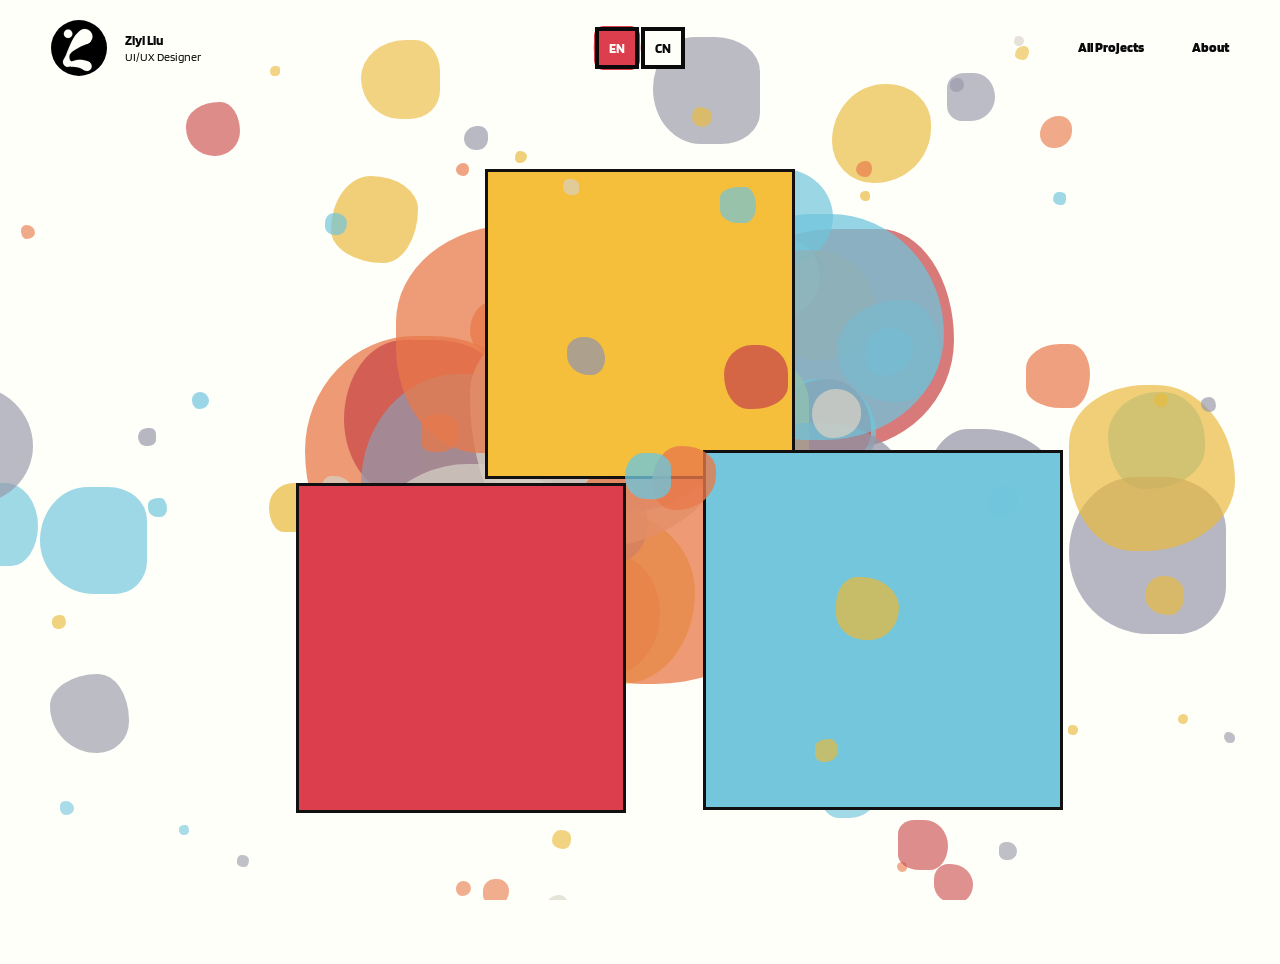
<file: index.html>
<!DOCTYPE html>
<html>
<head>
<meta charset="UTF-8">
<meta name="viewport" content="width=device-width, initial-scale=1">
<title>Homepage </title>
<link href="css.css" rel="stylesheet" type="text/css" media="all"> 
<link rel="preconnect" href="https://fonts.googleapis.com">
<link rel="preconnect" href="https://fonts.gstatic.com" crossorigin>
<link href="https://fonts.googleapis.com/css2?family=Blinker:wght@100;200;300;400;600;700;800;900&display=swap" rel="stylesheet">
</head>

<body>
<!-- ===== Heading ===== -->
<header class="site-header">
  <a class="brand" href="index.html" aria-label="Home">
    <img class="brand-logo" src="Assets/logo.svg" alt="logo-image">
    <div>
      <p class="wordmark">Ziyi Liu</p>
      <p class="role" data-i18n="role">UI/UX Designer</p>
    </div>
  </a>

  <!-- ===== bubble toggle ===== -->
<div class="lang-switch" id="langSwitch" role="group" aria-label="Language" data-lang="en">
  <!-- bottom -->
  <span class="lang-fill is-en" aria-hidden="true"></span>
  <span class="lang-fill is-cn" aria-hidden="true"></span>

  <!-- middle: red bubble switch -->
  <span class="lang-goo" aria-hidden="true">
    <i class="goo-blob goo-left is-en"></i>
    <i class="goo-center"></i>
    <i class="goo-blob goo-right is-cn"></i>
  </span>

  <!-- top1: black outline -->
  <span class="lang-outline is-en" aria-hidden="true"></span>
  <span class="lang-outline is-cn" aria-hidden="true"></span>

  <!-- top2: words -->
  <button class="lang-btn" type="button" data-set-lang="en" aria-pressed="true">EN</button>
  <button class="lang-btn" type="button" data-set-lang="zh" aria-pressed="false">CN</button>
</div>

<!-- ===== a filter ===== -->
<svg width="0" height="0" style="position:absolute" aria-hidden="true" focusable="false">
  <filter id="langGoo" x="-20%" y="-30%" width="140%" height="160%" color-interpolation-filters="sRGB">
    <feGaussianBlur in="SourceGraphic" stdDeviation="4.5" result="blur"/>
    <feColorMatrix in="blur" mode="matrix"
      values="1 0 0 0 0  0 1 0 0 0  0 0 1 0 0  0 0 0 18 -7"/>
  </filter>
</svg>

<!-- ===== right ===== -->
  <nav class="site-nav" aria-label="Main">
    <a href="ProjectsList.html" data-i18n="nav.projects">All Projects</a>
    <a href="about.html" data-i18n="nav.about">About</a>
  </nav>
</header>

<main class="stage" id="stage">
  <!-- bottom decorartion (JS) -->
  <div class="layer layer-bg" id="layerBg" aria-hidden="true"></div>

  <!-- middle layer - 4 project' bubbles -->
  <div class="layer layer-main">

    <div class="slot" data-side="right"
         style="--x:50%;--y:36%;--size:min(34vw,310px);--tint:var(--c-y);--drift-dur:19s;--morph-dur:15s;--delay:-2s;
                --r-a:58% 42% 47% 53% / 52% 46% 54% 48%;
                --r-b:47% 53% 61% 39% / 44% 58% 42% 56%;
                --r-c:62% 38% 44% 56% / 57% 43% 57% 43%;">
      <a class="bubble" href="BoardKit.html">
        <span class="bubble-shape"></span>
      </a>
      <figure class="preview">
        <span class="preview-frame">
          <img src="Assets/boardkit-poster.png" alt="boardkit-poster">
        </span>
        <figcaption>BoardKit</figcaption>
      </figure>
    </div>

    <!-- <div class="slot" data-side="left"
         style="--x:66%;--y:35%;--size:min(40vw,330px);--tint:var(--c-o);--drift-dur:23s;--morph-dur:18s;--delay:-7s;
                --r-a:52% 48% 39% 61% / 46% 55% 45% 54%;
                --r-b:63% 37% 52% 48% / 58% 41% 59% 42%;
                --r-c:44% 56% 58% 42% / 51% 47% 53% 49%;">
      <a class="bubble" href="Portfolio.html">
        <span class="bubble-shape"></span>
      </a>
      <figure class="preview">
        <span class="preview-frame">
          <svg viewBox="0 0 120 90" role="img" aria-label="Game preview should be here" preserveAspectRatio="xMidYMid slice">
            <rect width="120" height="90" fill="rgb(232,121,74)"/>
            <rect x="18" y="24" width="84" height="42" rx="18" fill="rgba(255,255,255,.5)"/>
            <circle cx="44" cy="45" r="7" fill="rgba(19,17,16,.35)"/>
            <circle cx="78" cy="45" r="7" fill="rgba(19,17,16,.35)"/>
          </svg>
        </span>
        <figcaption>My Portfolio</figcaption>
      </figure>
    </div> -->

    <div class="slot" data-side="right"
         style="--x:36%;--y:72%;--size:min(38vw,330px);--tint:var(--c-r);--drift-dur:21s;--morph-dur:16s;--delay:-11s;
                --r-a:49% 51% 56% 44% / 57% 43% 57% 43%;
                --r-b:60% 40% 43% 57% / 44% 59% 41% 56%;
                --r-c:53% 47% 62% 38% / 50% 52% 48% 50%;">
      <a class="bubble" href="nourish.html">
        <span class="bubble-shape"></span>
      </a>
      <figure class="preview">
        <span class="preview-frame">
          <img src="Assets/nourish-bubble.png" alt="nourish-poster">
        </span>
        <figcaption>Redesign Website - Nourish</figcaption>
      </figure>
    </div>

    <div class="slot" data-side="left"
         style="--x:69%;--y:70%;--size:min(42vw,360px);--tint:var(--c-b);--drift-dur:25s;--morph-dur:20s;--delay:-16s;
                --r-a:46% 54% 51% 49% / 55% 45% 55% 45%;
                --r-b:57% 43% 60% 40% / 42% 57% 43% 58%;
                --r-c:50% 50% 42% 58% / 59% 40% 60% 41%;">
      <a class="bubble" href="Cocare.html">
        <span class="bubble-shape"></span>
      </a>
      <figure class="preview">
        <span class="preview-frame">
          <img src="Assets/cocare-poster1.png" alt="boardkit-poster">
        </span>
        <figcaption>Cocare</figcaption>
      </figure>
    </div>
  </div>

  <!-- top bubbles（JS） -->
  <div class="layer layer-top" id="layerTop" aria-hidden="true"></div>

  <!-- Cursor（JS） -->
  <div class="layer layer-cursor" id="layerCursor" aria-hidden="true"></div>
</main>

<!-- ===== Contents palce ===== -->
<section class="site-contents" id="contents">
</section>

<script src="lang.js"> </script>
<script src="bubble.js"></script>
</body>
</html>
</file>
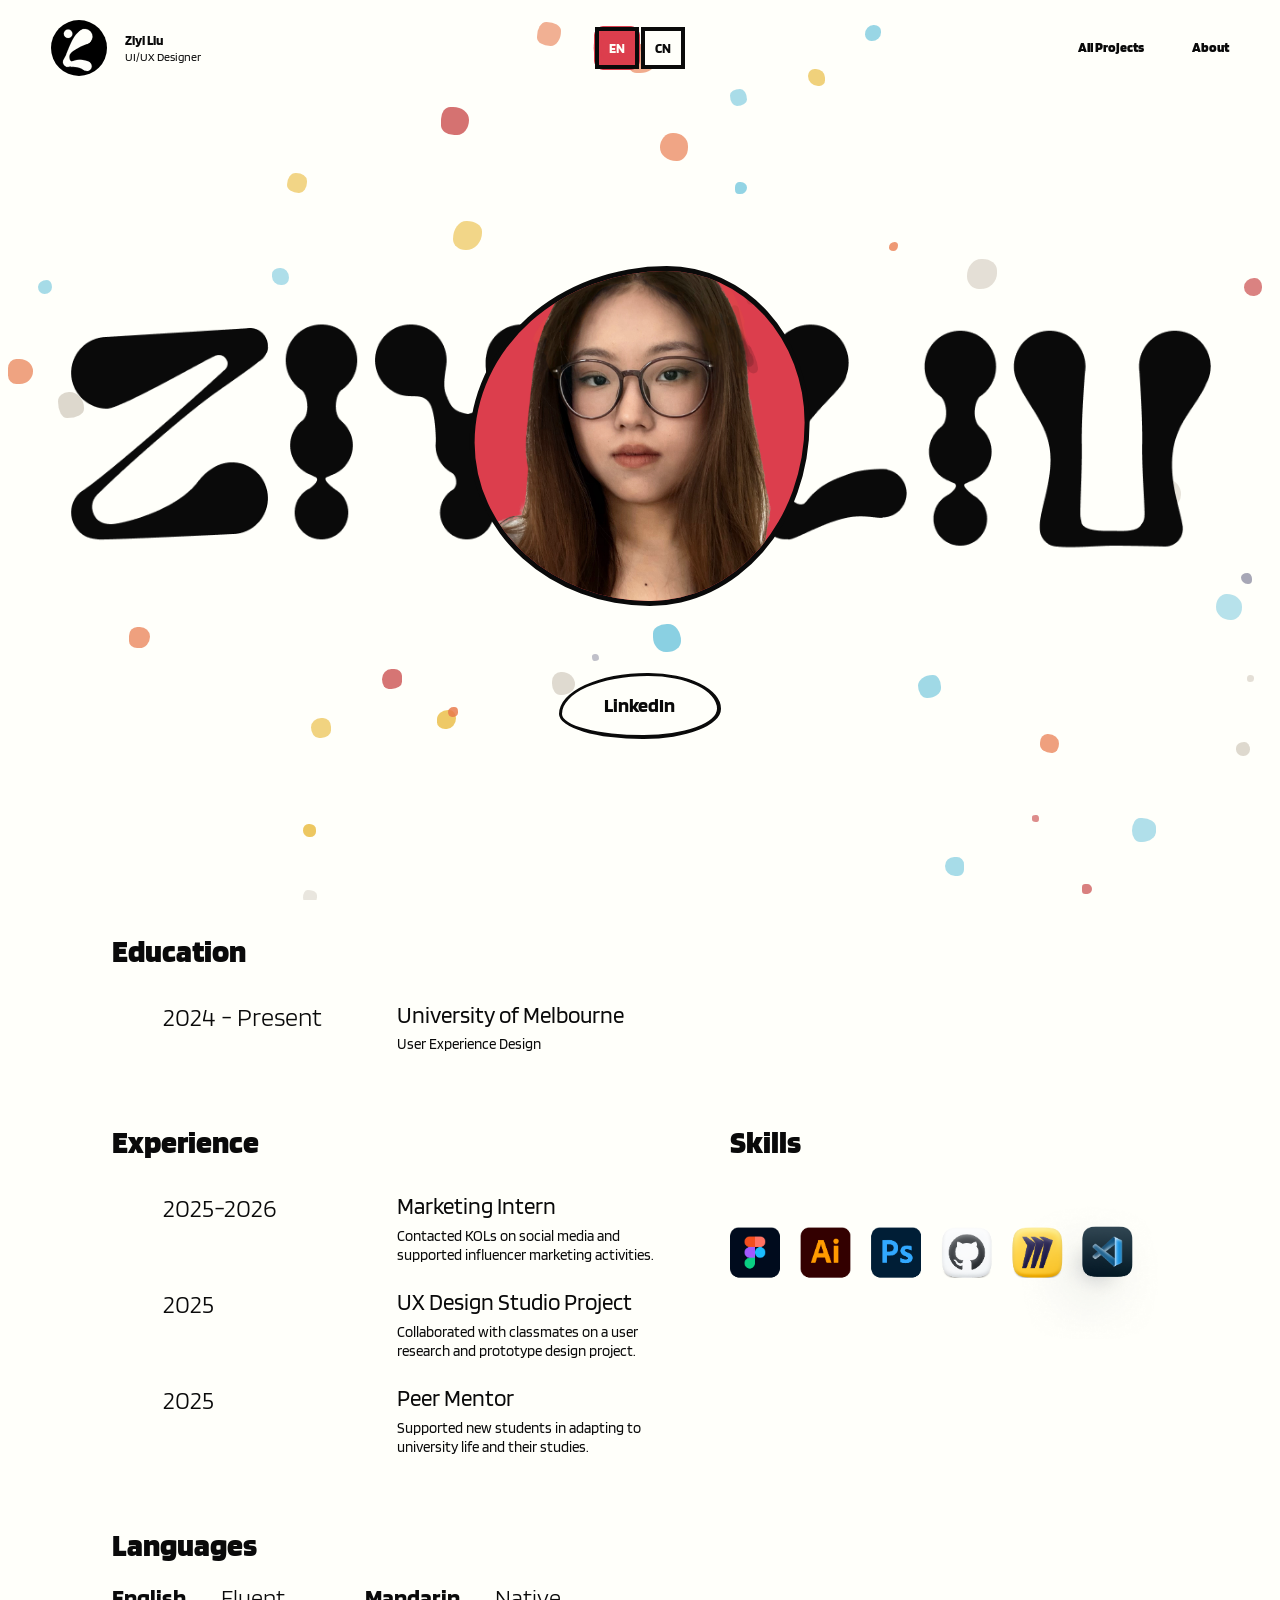
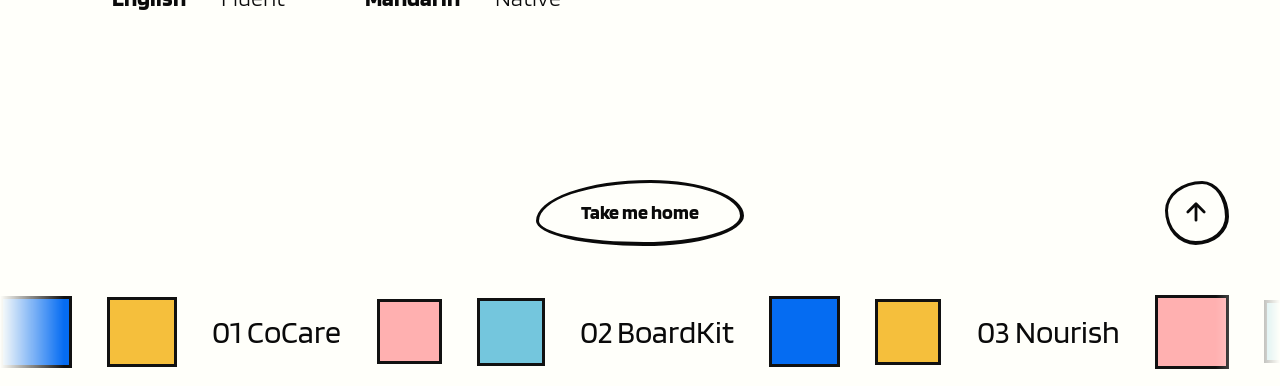
<file: about.html>
<!DOCTYPE html>
<html>
<head>
<meta charset="UTF-8">
<meta name="viewport" content="width=device-width, initial-scale=1">
<title>About</title>
<link href="css.css" rel="stylesheet" type="text/css" media="all">
<link rel="preconnect" href="https://fonts.googleapis.com">
<link rel="preconnect" href="https://fonts.gstatic.com" crossorigin>
<link href="https://fonts.googleapis.com/css2?family=Blinker:wght@100;200;300;400;600;700;800;900&display=swap" rel="stylesheet">
</head>
<body>

<!-- ===== Heading ===== -->
<header class="site-header">
  <a class="brand" href="index.html" aria-label="Home">
    <img class="brand-logo" src="Assets/logo.svg" alt="logo-image">
    <div>
      <p class="wordmark">Ziyi Liu</p>
      <p class="role" data-i18n="role">UI/UX Designer</p>
    </div>
  </a>

   <!-- ===== bubble toggle ===== -->
<div class="lang-switch" id="langSwitch" role="group" aria-label="Language" data-lang="en">
  <!-- bottom -->
  <span class="lang-fill is-en" aria-hidden="true"></span>
  <span class="lang-fill is-cn" aria-hidden="true"></span>

  <!-- middle: red bubble switch -->
  <span class="lang-goo" aria-hidden="true">
    <i class="goo-blob goo-left is-en"></i>
    <i class="goo-center"></i>
    <i class="goo-blob goo-right is-cn"></i>
  </span>

  <!-- top1: black outline -->
  <span class="lang-outline is-en" aria-hidden="true"></span>
  <span class="lang-outline is-cn" aria-hidden="true"></span>

  <!-- top2: words -->
  <button class="lang-btn" type="button" data-set-lang="en" aria-pressed="true">EN</button>
  <button class="lang-btn" type="button" data-set-lang="zh" aria-pressed="false">CN</button>
</div>

<!-- ===== a filter ===== -->
<svg width="0" height="0" style="position:absolute" aria-hidden="true" focusable="false">
  <filter id="langGoo" x="-20%" y="-30%" width="140%" height="160%" color-interpolation-filters="sRGB">
    <feGaussianBlur in="SourceGraphic" stdDeviation="4.5" result="blur"/>
    <feColorMatrix in="blur" mode="matrix"
      values="1 0 0 0 0  0 1 0 0 0  0 0 1 0 0  0 0 0 18 -7"/>
  </filter>
</svg>

<!-- ===== right ===== -->
  <nav class="site-nav" aria-label="Main">
    <a href="ProjectsList.html" data-i18n="nav.projects">All Projects</a>
    <a href="about.html" data-i18n="nav.about">About</a>
  </nav>
</header>

<!-- bg-bubbles -->
<div class="page-deco" id="pageDeco" aria-hidden="true"></div>

<main>
  <section class="about-hero project">
    <div class="name-wrap">
      <img class="name-art" src="Assets/ziyi-liu.png" alt="Ziyi Liu">
      <div class="profile"><img src="Assets/MyProfile.png" alt="Portrait of Ziyi Liu" onerror="this.style.display='none'"></div>
    </div>
    <div class="about-links">
      <a class="btn-blob" href="https://www.linkedin.com/in/ziyi-liu-963504391/" target="_blank" rel="noopener noreferrer">LinkedIn</a>
    </div>
  </section>

  <!-- <section class="band band-red">
    <div class="project">
      <h2 class="hi">Hi!</h2>
      <p class="hi-text">The project aims to develop a companion application to assist board game players, focusing on facilitating more convenient and efficient gameplay with a comprehensive set of functions. Replace this with your own introduction.</p>
    </div>
  </section> -->

  <div class="project cv">

  <!-- Education -->
  <section class="cv-block">
    <h2 data-i18n="about.education">Education</h2>

    <div class="cv-row">
      <span class="when">2024 - Present</span>
      <div>
        <b data-i18n="about.university">University of Melbourne</b>
        <small data-i18n="about.degree">User Experience Design</small>
      </div>
    </div>
  </section>

  <!-- Experience -->
  <div class="cv-cols cv-block">

    <section>
      <h2 data-i18n="about.experience">Experience</h2>

      <div class="cv-row">
        <span class="when">2025-2026</span>
        <div>
          <b data-i18n="about.marketing">Marketing Intern</b>
          <small data-i18n="about.marketing.desc">
            Contacted KOLs on social media and supported influencer marketing activities.
          </small>
        </div>
      </div>

      <div class="cv-row">
        <span class="when">2025</span>
        <div>
          <b data-i18n="about.ux">UX Design Studio Project</b>
          <small data-i18n="about.ux.desc">
            Collaborated with classmates on a user research and prototype design project.
          </small>
        </div>
      </div>

      <div class="cv-row">
        <span class="when">2025</span>
        <div>
          <b data-i18n="about.mentor">Peer Mentor</b>
          <small data-i18n="about.mentor.desc">
            Supported new students in adapting to university life and their studies.
          </small>
        </div>
      </div>
    </section>

    <!-- Skills -->
    <section>
      <h2 data-i18n="about.skills">Skills</h2>
      <div class="skills-photo" data-label="Photo">
        <img src="Assets/skill-icon.png" alt="icon">
      </div>
    </section>

  </div>

  <!-- Languages -->
  <section class="cv-block">
    <h2 data-i18n="about.language">Languages</h2>

    <div class="langs">
      <div>
        <b>English</b>
        <span data-i18n="about.english">Fluent</span>
      </div>

      <div>
        <b>Mandarin</b>
        <span data-i18n="about.mandarin">Native</span>
      </div>
    </div>
  </section>

</div>
</main>

<footer class="site-footer" id="siteFooter"></footer>

<script src="lang.js"></script>
<script src="BoardKit.js"></script>
</body>
</html>
</file>
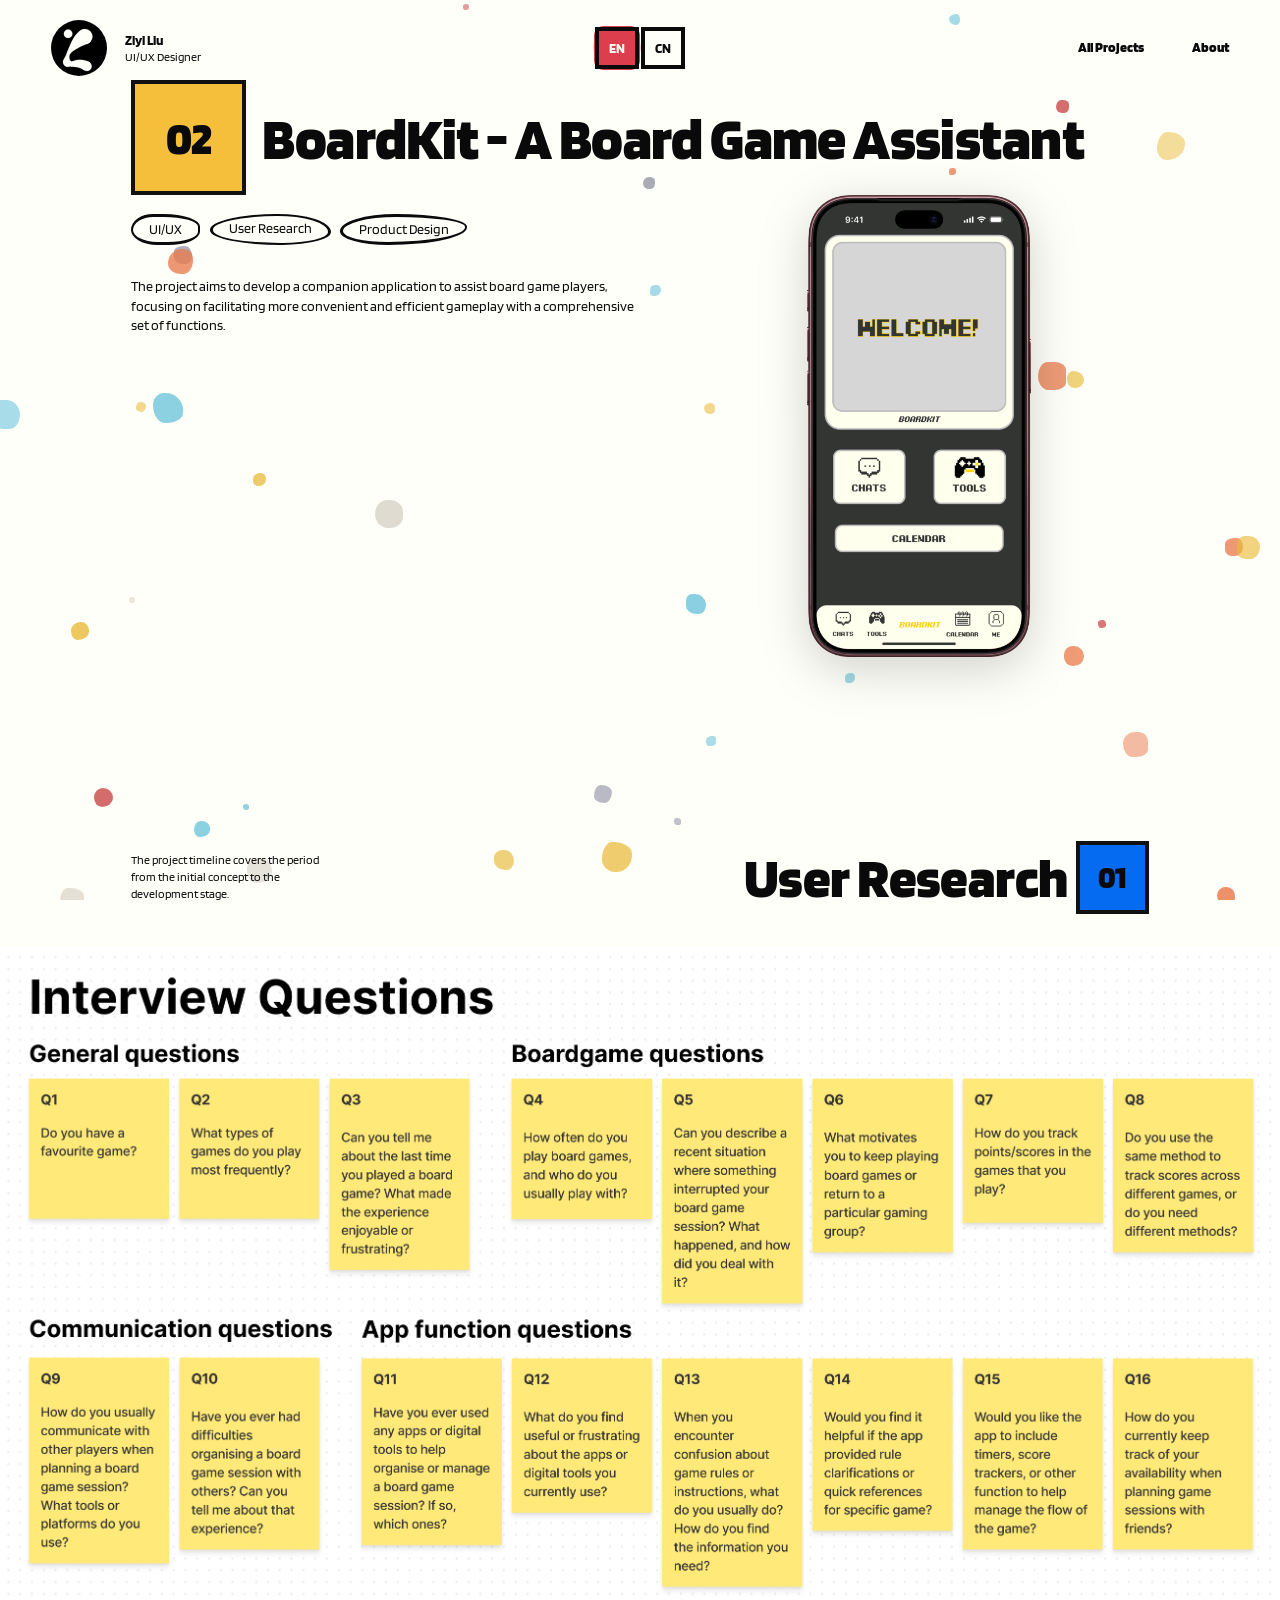
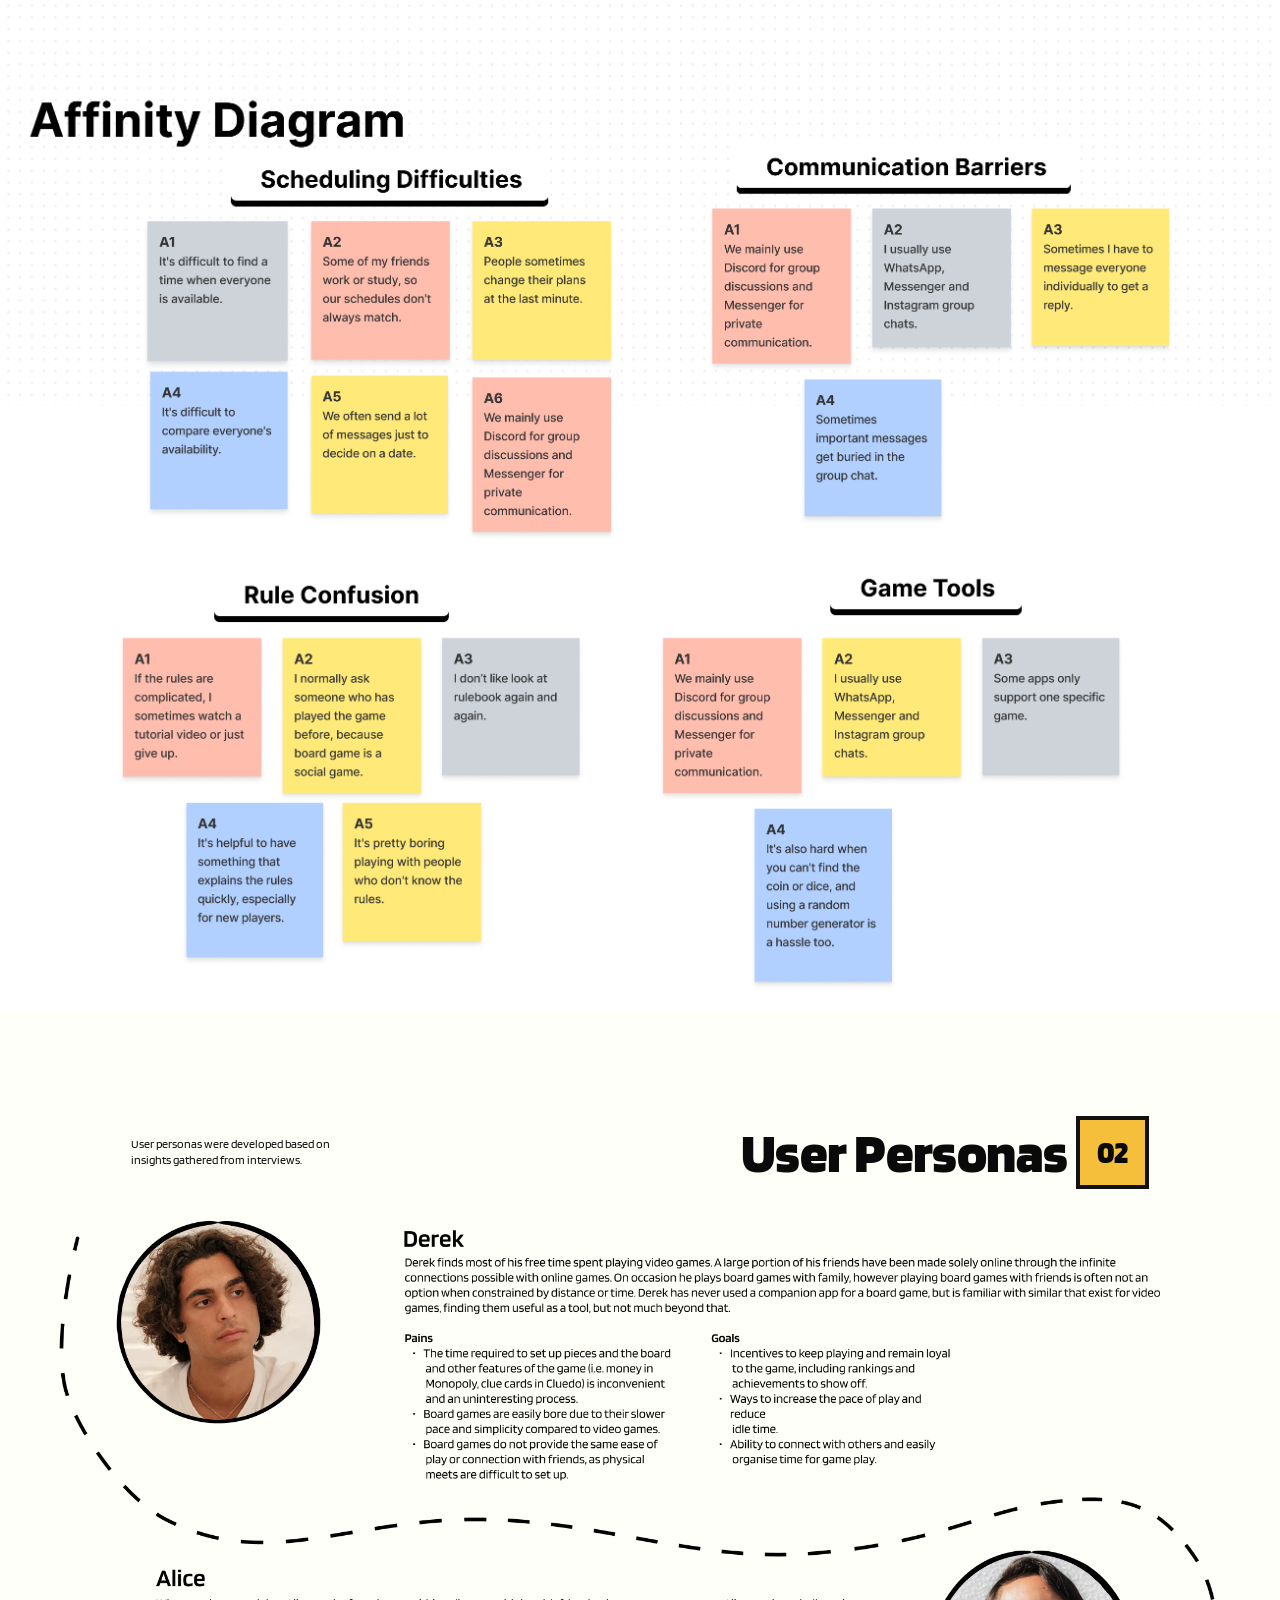
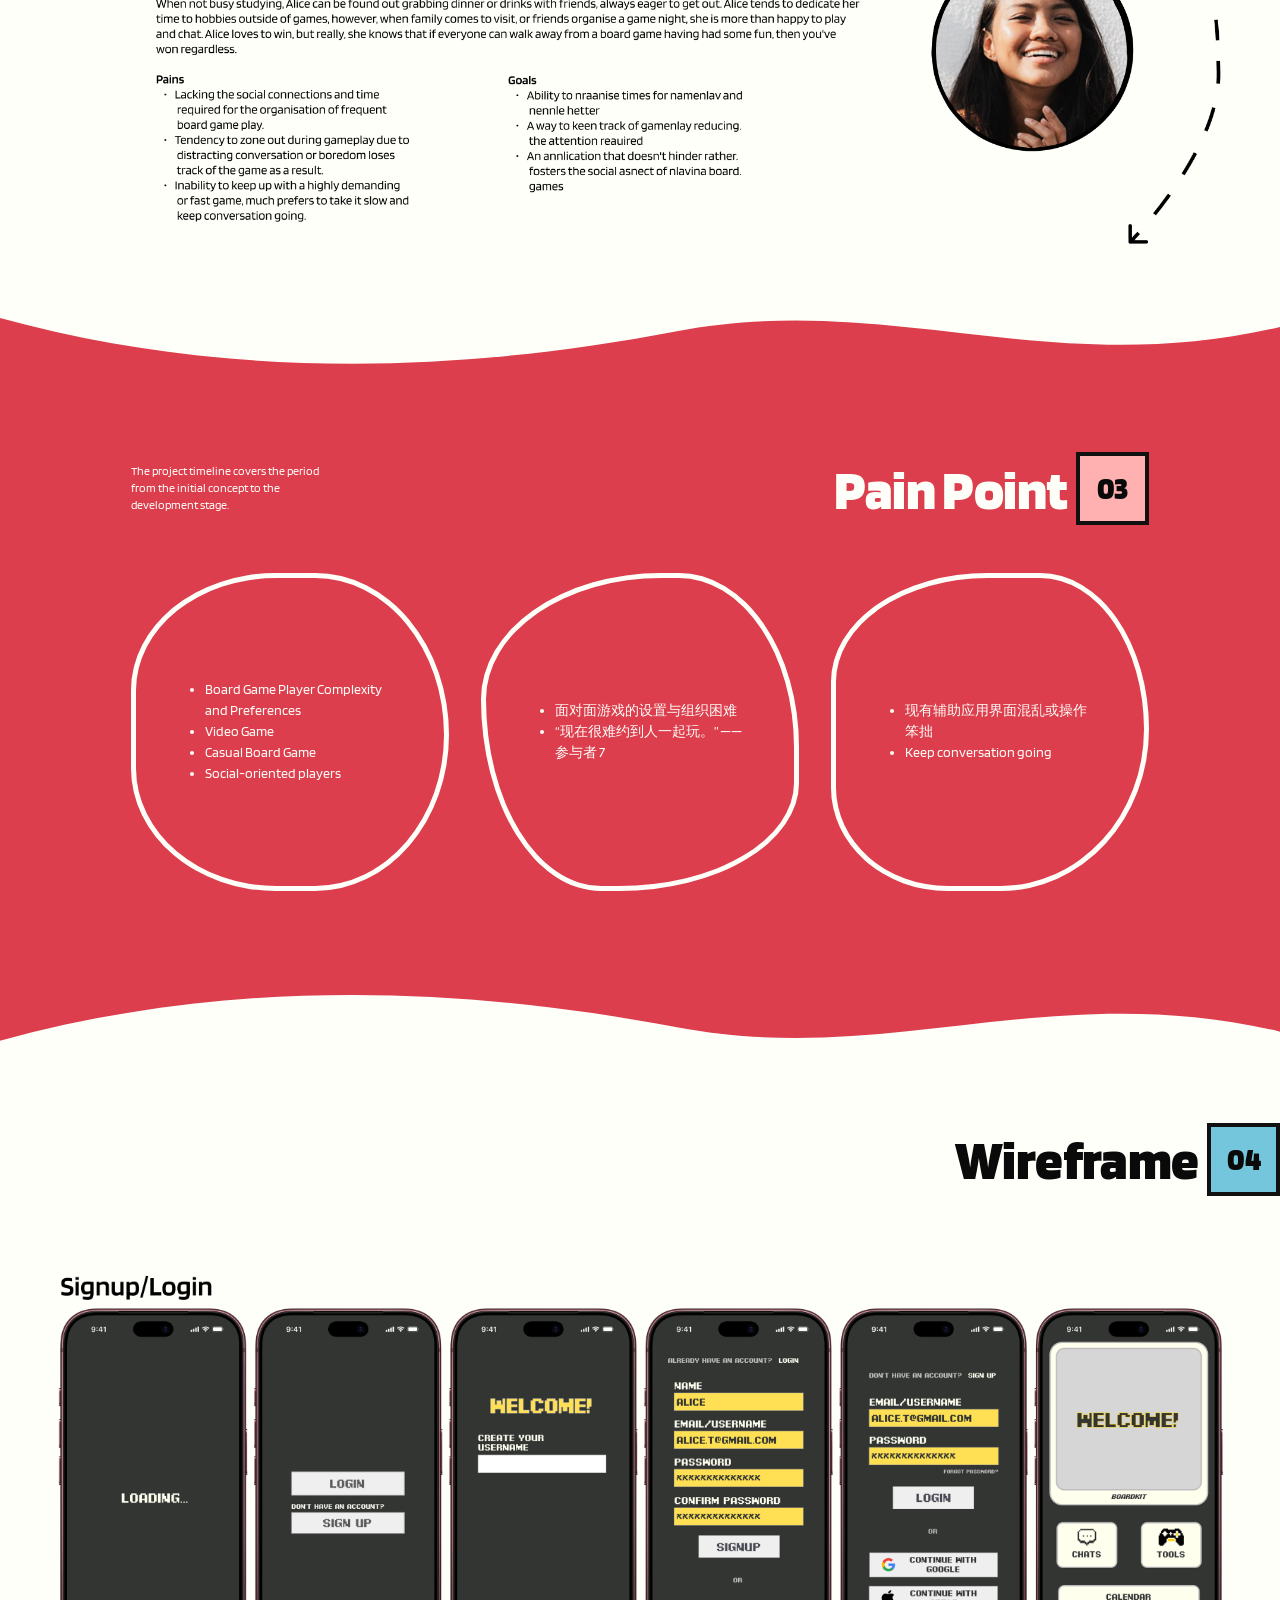
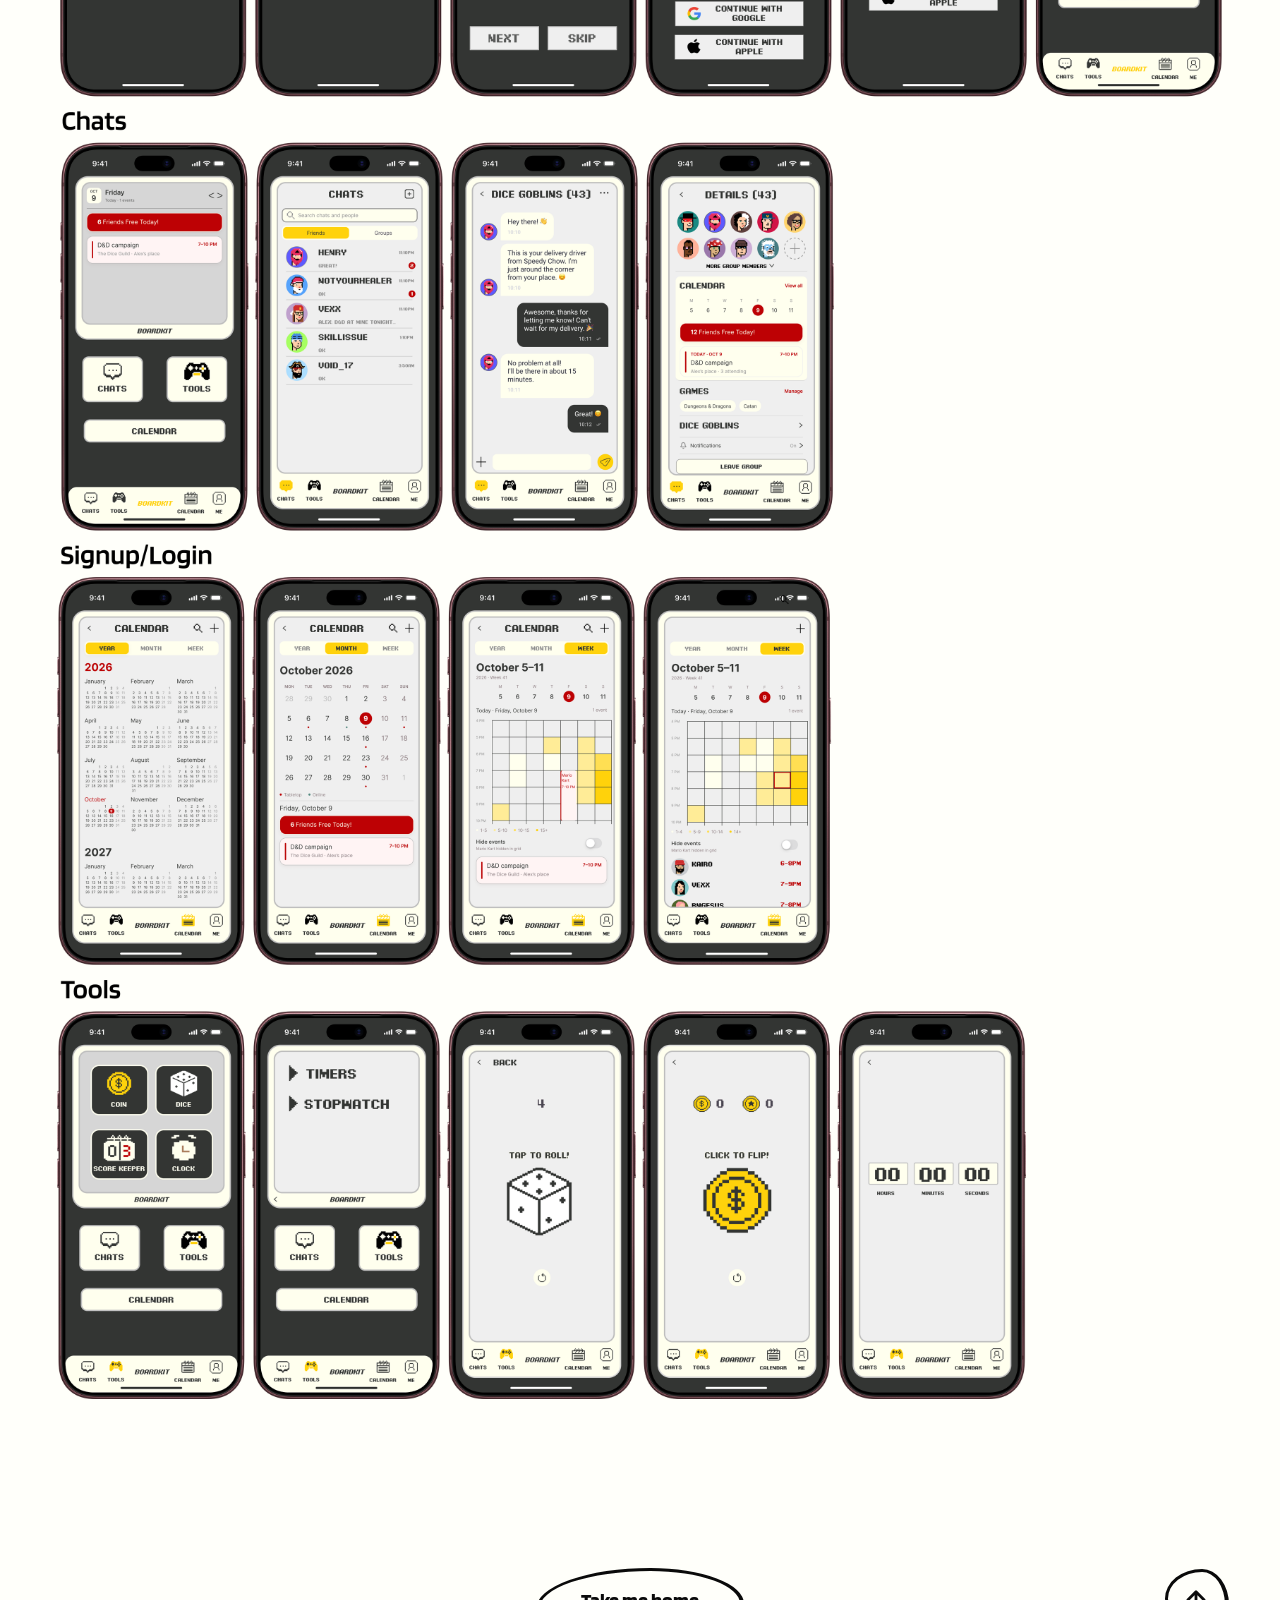
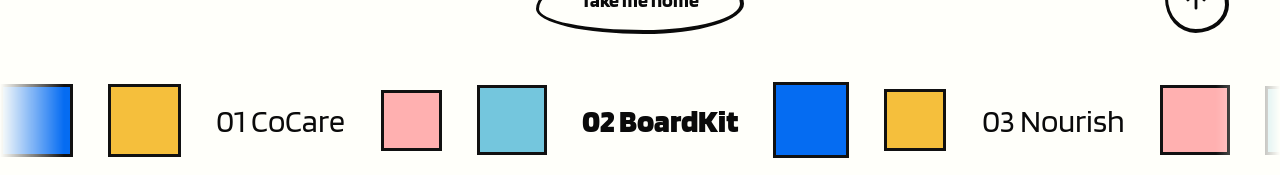
<file: BoardKit.html>
<!DOCTYPE html>
<html>
<head>
<meta charset="UTF-8">
<meta name="viewport" content="width=device-width, initial-scale=1">
<title>BoardKit</title>
<link href="css.css" rel="stylesheet" type="text/css" media="all">
<link rel="preconnect" href="https://fonts.googleapis.com">
<link rel="preconnect" href="https://fonts.gstatic.com" crossorigin>
<link href="https://fonts.googleapis.com/css2?family=Blinker:wght@100;200;300;400;600;700;800;900&display=swap" rel="stylesheet">
</head>
<body>

<!-- ===== Heading ===== -->
<header class="site-header">
  <a class="brand" href="index.html" aria-label="Home">
    <img class="brand-logo" src="Assets/logo.svg" alt="logo-image">
    <div>
      <p class="wordmark">Ziyi Liu</p>
      <p class="role" data-i18n="role">UI/UX Designer</p>
    </div>
  </a>

   <!-- ===== bubble toggle ===== -->
<div class="lang-switch" id="langSwitch" role="group" aria-label="Language" data-lang="en">
  <!-- bottom -->
  <span class="lang-fill is-en" aria-hidden="true"></span>
  <span class="lang-fill is-cn" aria-hidden="true"></span>

  <!-- middle: red bubble switch -->
  <span class="lang-goo" aria-hidden="true">
    <i class="goo-blob goo-left is-en"></i>
    <i class="goo-center"></i>
    <i class="goo-blob goo-right is-cn"></i>
  </span>

  <!-- top1: black outline -->
  <span class="lang-outline is-en" aria-hidden="true"></span>
  <span class="lang-outline is-cn" aria-hidden="true"></span>

  <!-- top2: words -->
  <button class="lang-btn" type="button" data-set-lang="en" aria-pressed="true">EN</button>
  <button class="lang-btn" type="button" data-set-lang="zh" aria-pressed="false">CN</button>
</div>

<!-- ===== a filter ===== -->
<svg width="0" height="0" style="position:absolute" aria-hidden="true" focusable="false">
  <filter id="langGoo" x="-20%" y="-30%" width="140%" height="160%" color-interpolation-filters="sRGB">
    <feGaussianBlur in="SourceGraphic" stdDeviation="4.5" result="blur"/>
    <feColorMatrix in="blur" mode="matrix"
      values="1 0 0 0 0  0 1 0 0 0  0 0 1 0 0  0 0 0 18 -7"/>
  </filter>
</svg>

<!-- ===== right ===== -->
  <nav class="site-nav" aria-label="Main">
    <a href="ProjectsList.html" data-i18n="nav.projects">All Projects</a>
    <a href="about.html" data-i18n="nav.about">About</a>
  </nav>
</header>

<!-- bg-bubbles -->
<div class="page-deco" id="pageDeco" aria-hidden="true"></div>
<nav class="side-nav" id="sideNav" aria-label="Page sections"></nav>

<main>
  <!-- ===== Hero ===== -->
  <div class="project">
        <section class="hero" id="intro" data-nav="Intro" data-nav-key="nav.intro">
      <h1 class="hero-title">
        <span class="num-bubble" data-num="02" aria-hidden="true"></span>
        <span data-i18n="bk.title">BoardKit - A Board Game Assistant</span>
      </h1>

      <div class="hero-body">
        <div class="hero-text">
          <ul class="tags">
            <li>UI/UX</li>
            <li>User Research</li>
            <li>Product Design</li>
          </ul>
          <p class="intro" data-i18n=".intro">The project aims to develop a companion application to assist board game players, focusing on facilitating more convenient and efficient gameplay with a comprehensive set of functions.</p>
        </div>

        <div class="hero-media">
          <!-- <div class="mock mock-laptop" data-label="MacBook mockup">
            <img src="Assets/" alt="Nourish website on MacBook"> 
          </div>-->
          <div class="mock mock-phone" data-label="iPhone mockup">
            <img src="Assets/BoardKit-mockup.png" alt="boardkit website on iPhone"> 
          </div>
        </div>
      </div>
    </section>
  </div>

  <!-- ===== Prototype showcase 
  <section class="band band-grey showcase" aria-label="Prototype showcase">
    <video src="Assets/BoardKit-prototype.mp4"></video>
  </section>-->

  <div class="project">

    <section class="step" id="user-research" data-nav="User Research" data-nav-key="sec.research" data-align="right">
      <header class="step-head">
        <p data-i18n="bk.research.desc">
          The project timeline covers the period from the initial concept to the development stage.
        </p>
        <h2><span data-i18n="sec.research">User Research</span></h2>
      </header>
      
      <div class="ph ph-flat">
        <img src="Assets/Frame 1.png" alt="User Research">
      </div>
    </section>
    
    <section class="step" id="persona" data-nav="Persona" data-nav-key="bk.persona" data-align="right">
      <header class="step-head"> 
        <p data-i18n="bk.persona.desc">
          User personas were developed based on insights gathered from interviews.
        </p>
        <h2><span data-i18n="bk.persona">User Personas</span></h2>
      </header>
      
      <div class="ph ph-flat">
        <img src="Assets/persona-boardkit.png" alt="User Personas">
      </div>
    </section>
  </div>

  <!-- ===== Pain point ===== -->
  <section class="band band-red step" id="pain-point" data-nav="Pain Point" data-nav-key="sec.pain" data-align="right">
    <div class="project">
      <header class="step-head">
        <p>The project timeline covers the period from the initial concept to the development stage.</p>
        <h2><span data-i18n="sec.pain">Pain Point</span></h2>
      </header>
      <div class="pain-grid">
        <div class="blob"><ul><li>Board Game Player Complexity and Preferences</li><li>Video Game</li><li>Casual Board Game</li><li>Social-oriented players</li></ul></div>
        <div class="blob"><ul><li>面对面游戏的设置与组织困难</li><li> “现在很难约到人一起玩。” —— 参与者 7</li></ul></div>
        <div class="blob"><ul><li>现有辅助应用界面混乱或操作笨拙</li><li>Keep conversation going</li></ul></div>
      </div>
    </div>
  </section>

  <!-- <div class="project">
    <section class="step" id="ux-architecture" data-nav="UX Architecture" data-nav-key="sec.ux" data-align="left">
      <header class="step-head">
        <p>The project timeline covers the period from the initial concept to the development stage.</p>
        <h2><span data-i18n="sec.ux">UX Architecture</span></h2>
      </header>
      <div class="ph">image</div>
    </section> -->

    <section class="step" id="wireframe" data-nav="Wireframe" data-nav-key="sec.wire" data-align="right">
      <header class="step-head">
        <h2><span data-i18n="sec.wire">Wireframe</span></h2>
      </header>
      <div class="ph ph-flat">
        <img src="Assets/wireframe-boardkit.png" alt="wireframe-boardkit">
      </div>
    </section>
  </div>
</main>

<!-- ===== Footer ===== -->
<footer class="site-footer" id="siteFooter"></footer>

<script src="lang.js"></script>
<script src="BoardKit.js"></script>
</body>
</html>
</file>
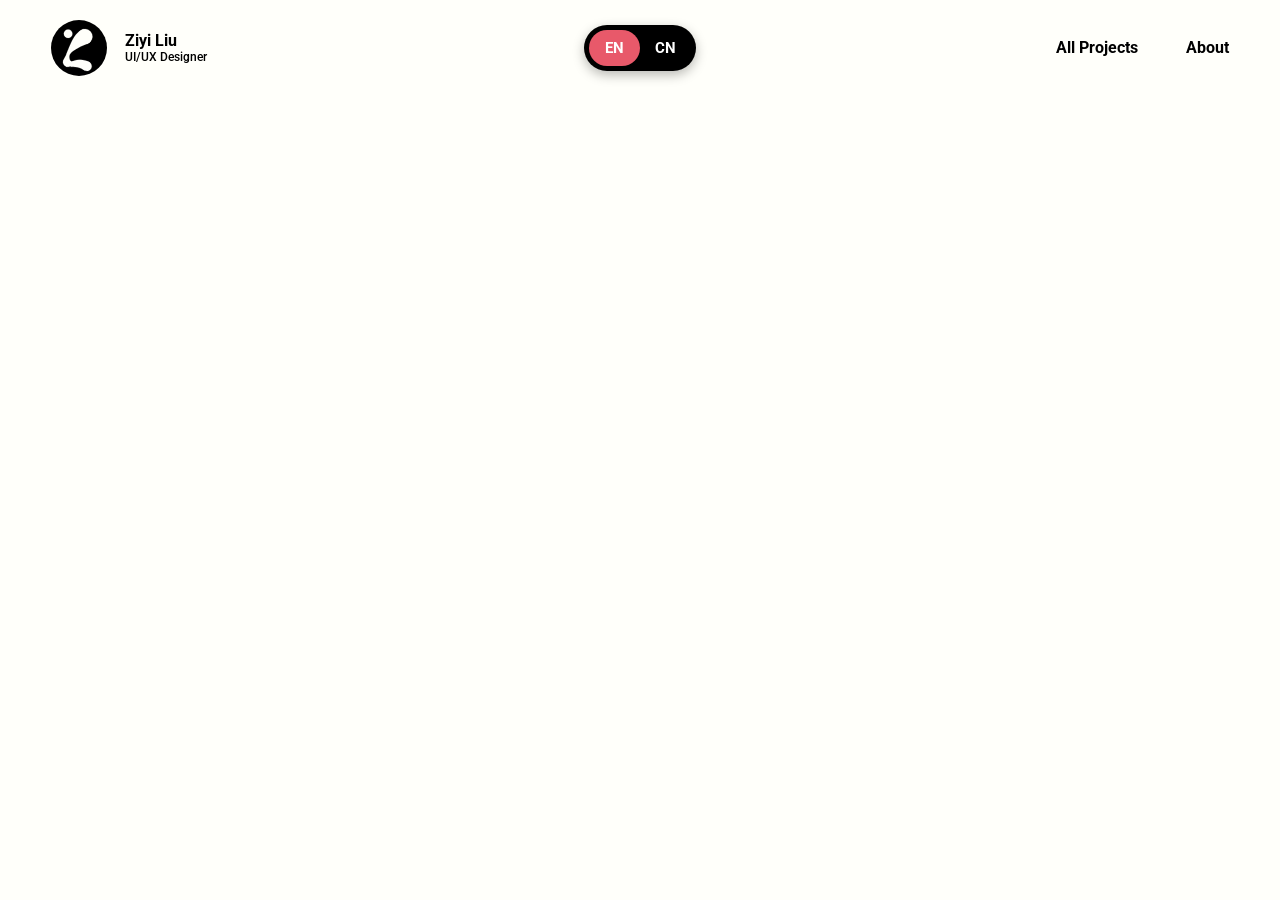
<file: note-header.html>
<!DOCTYPE html>
<html lang="en">
<head>
<meta charset="utf-8">
<meta name="viewport" content="width=device-width, initial-scale=1">
<title>Ziyi Liu</title>
<link rel="preconnect" href="https://fonts.googleapis.com">
<link rel="preconnect" href="https://fonts.gstatic.com" crossorigin>
<link href="https://fonts.googleapis.com/css2?family=Roboto:wght@400;500;700&display=swap" rel="stylesheet">
<style>
:root{
  --bg:#FFFFFA;
  --ink:#000;
  --accent:#E8596A;      /* 语言开关的红色圆块 */
  --font-display:"Roboto","PingFang SC","Microsoft YaHei",system-ui,sans-serif;
}
*{box-sizing:border-box;}
body{margin:0;background:var(--bg);color:var(--ink);font-family:var(--font-display);}

/* ===== Header：三栏网格，中间永远居中 ===== */
.site-header{
  position:relative;
  z-index:60;
  display:grid;
  grid-template-columns:1fr auto 1fr;
  align-items:center;
  gap:1.5rem;
  padding:1.25rem clamp(1.25rem,4vw,3.5rem);
}

/* 左：logo + 名字（整块是一个链接） */
.brand{
  justify-self:start;
  display:inline-flex;
  align-items:center;
  gap:1.1rem;
  color:inherit;
  text-decoration:none;
}
.brand-logo{
  width:56px;height:56px;display:block;
  transition:transform .35s cubic-bezier(.3,1.4,.5,1);
}
.brand:hover .brand-logo,
.brand:focus-visible .brand-logo{transform:rotate(-12deg) scale(1.08);}
.brand:active .brand-logo{transform:scale(.94);}
.brand:focus-visible{outline:2px solid var(--ink);outline-offset:6px;border-radius:999px;}
.wordmark{font-weight:700;font-size:1rem;line-height:1.2;margin:0;letter-spacing:0;}
.role{font-weight:500;font-size:.75rem;line-height:1.3;margin:0;}

/* 中：语言开关 */
.lang-switch{
  position:relative;
  display:grid;
  grid-template-columns:1fr 1fr;
  width:112px;height:46px;
  padding:5px;
  background:#000;
  border-radius:999px;
  box-shadow:0 4px 12px rgba(0,0,0,.28);
}
.lang-thumb{
  position:absolute;top:5px;left:5px;
  width:calc(50% - 5px);height:calc(100% - 10px);
  background:var(--accent);
  border-radius:999px;
  transition:transform .3s cubic-bezier(.4,0,.2,1);
}
.lang-switch[data-lang="zh"] .lang-thumb{transform:translateX(100%);}
.lang-btn{
  position:relative;
  border:0;background:none;cursor:pointer;
  color:#fff;
  font:700 .95rem var(--font-display);
  border-radius:999px;
}
.lang-btn:focus-visible{outline:2px solid #fff;outline-offset:-3px;}

/* 右：导航 */
.site-nav{justify-self:end;display:flex;gap:3rem;}
.site-nav a{
  color:var(--ink);
  text-decoration:none;
  font-weight:700;
  font-size:1rem;
  padding:.25rem 0;
  border-bottom:2px solid transparent;
  transition:border-color .2s;
}
.site-nav a:hover,
.site-nav a:focus-visible,
.site-nav a[aria-current="page"]{border-bottom-color:var(--ink);}

/* 手机：logo 在左，导航在右，语言开关换到第二行居中 */
@media (max-width:720px){
  .site-header{grid-template-columns:1fr auto;}
  .lang-switch{grid-row:2;grid-column:1 / -1;justify-self:center;}
  .site-nav{gap:1.5rem;}
}
@media (prefers-reduced-motion:reduce){
  .brand-logo,.lang-thumb,.site-nav a{transition:none;}
}
</style>
</head>
<body>

<!-- ===== Heading ===== -->
<header class="site-header">

  <!-- left：点击回首页 -->
  <a class="brand" href="index.html" aria-label="Home">
    <img class="brand-logo" src="logo.svg" alt="">
    <div>
      <p class="wordmark">Ziyi Liu</p>
      <p class="role" data-i18n="role">UI/UX Designer</p>
    </div>
  </a>

  <!-- middle：语言切换 -->
  <div class="lang-switch" id="langSwitch" role="group" aria-label="Language" data-lang="en">
    <span class="lang-thumb" aria-hidden="true"></span>
    <button class="lang-btn" type="button" data-set-lang="en" aria-pressed="true">EN</button>
    <button class="lang-btn" type="button" data-set-lang="zh" aria-pressed="false">CN</button>
  </div>

  <!-- right：跳转到其他页面 -->
  <nav class="site-nav" aria-label="Main">
    <a href="projects.html" data-i18n="nav.projects">All Projects</a>
    <a href="about.html" data-i18n="nav.about">About</a>
  </nav>
</header>

<script>
/* ===== 多语言 ===== */
const I18N = {
  en: { "role":"UI/UX Designer", "nav.projects":"All Projects", "nav.about":"About" },
  zh: { "role":"UI/UX 设计师",   "nav.projects":"项目",     "nav.about":"关于我" }
};
const STORAGE_KEY = "site-lang";

function setLang(lang){
  if(!I18N[lang]) lang = "en";
  document.documentElement.lang = lang === "zh" ? "zh-CN" : "en";
  document.querySelectorAll("[data-i18n]").forEach(el=>{
    const text = I18N[lang][el.dataset.i18n];
    if(text) el.textContent = text;
  });
  const sw = document.getElementById("langSwitch");
  sw.dataset.lang = lang;
  sw.querySelectorAll("[data-set-lang]").forEach(b=>{
    b.setAttribute("aria-pressed", b.dataset.setLang === lang);
  });
  try{ localStorage.setItem(STORAGE_KEY, lang); }catch(e){}
}

document.querySelectorAll("[data-set-lang]").forEach(b=>{
  b.addEventListener("click", ()=> setLang(b.dataset.setLang));
});

/* 初始语言：上次选择 > 浏览器语言 > 英文 */
let saved = null;
try{ saved = localStorage.getItem(STORAGE_KEY); }catch(e){}
setLang(saved || (navigator.language.startsWith("zh") ? "zh" : "en"));
</script>
</body>
</html>
</file>
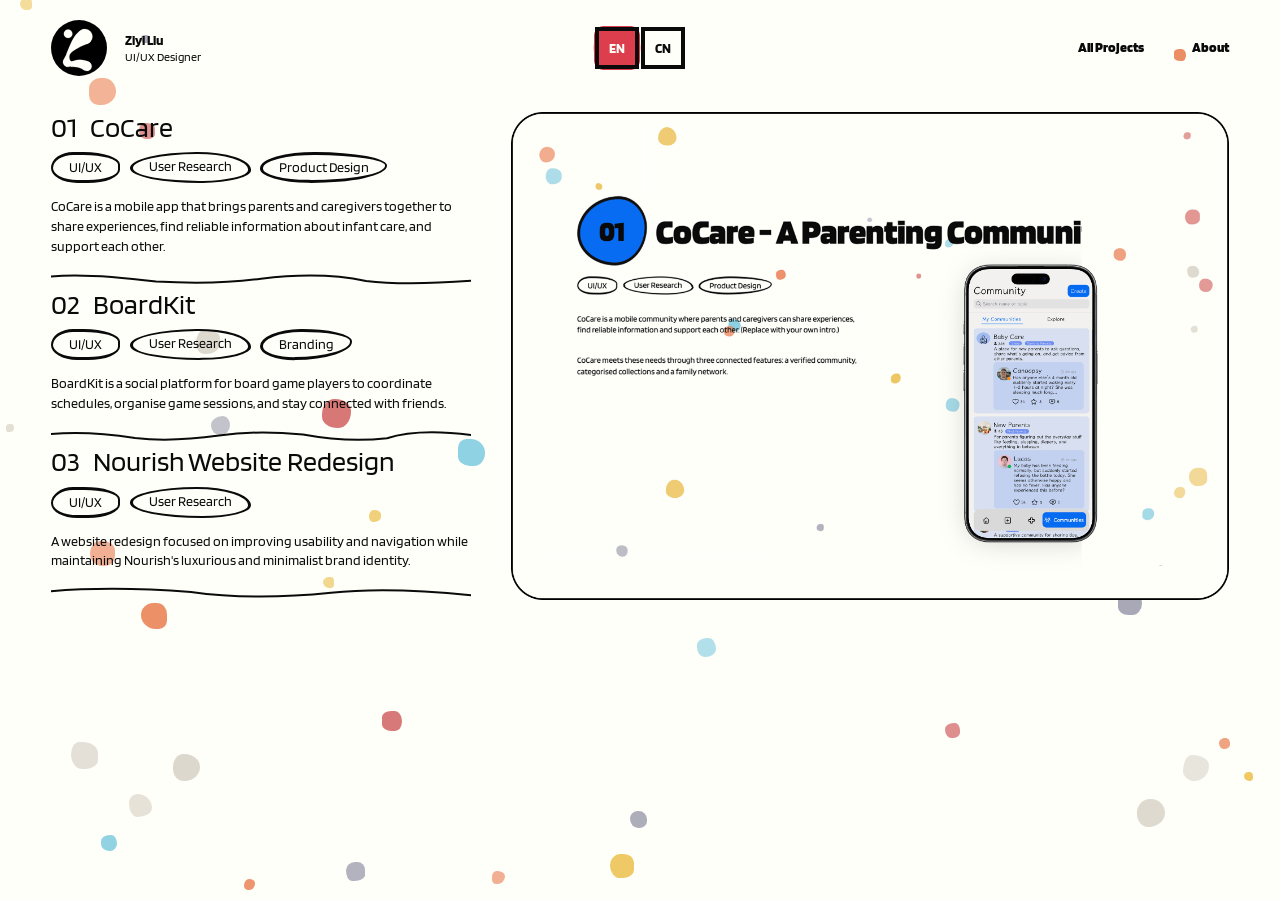
<file: ProjectsList.html>
<!DOCTYPE html>
<html>
<head>
<meta charset="UTF-8">
<meta name="viewport" content="width=device-width, initial-scale=1">
<title>All Projects</title>
<link href="css.css" rel="stylesheet" type="text/css" media="all"> 
<link rel="preconnect" href="https://fonts.googleapis.com">
<link rel="preconnect" href="https://fonts.gstatic.com" crossorigin>
<link href="https://fonts.googleapis.com/css2?family=Blinker:wght@100;200;300;400;600;700;800;900&display=swap" rel="stylesheet">
</head>
<body>
<!-- ===== Heading===== -->
<header class="site-header">  

<!-- left -->
  <a class="brand" href="index.html" aria-label="Home">
    <img class="brand-logo" src="Assets/logo.svg" alt="logo-image">
    <div>
      <p class="wordmark">Ziyi Liu</p>
      <p class="role" data-i18n="role">UI/UX Designer</p>
    </div>
  </a>

<!-- ===== bubble toggle ===== -->
<div class="lang-switch" id="langSwitch" role="group" aria-label="Language" data-lang="en">
  <!-- bottom -->
  <span class="lang-fill is-en" aria-hidden="true"></span>
  <span class="lang-fill is-cn" aria-hidden="true"></span>

  <!-- middle: red bubble switch -->
  <span class="lang-goo" aria-hidden="true">
    <i class="goo-blob goo-left is-en"></i>
    <i class="goo-center"></i>
    <i class="goo-blob goo-right is-cn"></i>
  </span>

  <!-- top1: black outline -->
  <span class="lang-outline is-en" aria-hidden="true"></span>
  <span class="lang-outline is-cn" aria-hidden="true"></span>

  <!-- top2: words -->
  <button class="lang-btn" type="button" data-set-lang="en" aria-pressed="true">EN</button>
  <button class="lang-btn" type="button" data-set-lang="zh" aria-pressed="false">CN</button>
</div>

<!-- ===== a filter ===== -->
<svg width="0" height="0" style="position:absolute" aria-hidden="true" focusable="false">
  <filter id="langGoo" x="-20%" y="-30%" width="140%" height="160%" color-interpolation-filters="sRGB">
    <feGaussianBlur in="SourceGraphic" stdDeviation="4.5" result="blur"/>
    <feColorMatrix in="blur" mode="matrix"
      values="1 0 0 0 0  0 1 0 0 0  0 0 1 0 0  0 0 0 18 -7"/>
  </filter>
</svg>

  <!-- right -->
  <nav class="site-nav" aria-label="Main">
    <a href="ProjectsList.html" data-i18n="nav.projects">All Projects</a>
    <a href="about.html" data-i18n="nav.about">About</a>
  </nav>
</header>


<!-- ===== bg bubbles ===== -->
<div class="page-deco" id="pageDeco" aria-hidden="true"></div>

<main class="projects-page">
  <h1 class="visually-hidden">All Projects</h1>

  <!-- Left:list -->
<ul class="project-list" id="projectList">

  <!-- CoCare -->
  <li class="project-item">
    <a class="project-link" href="Cocare.html">
      <div class="project-top">
        <h2 class="project-title">
          <span class="project-num">01</span>
          <span data-i18n="pl.cocare.title">CoCare</span>
        </h2>
        <ul class="tags">
          <li>UI/UX</li>
          <li>User Research</li>
          <li>Product Design</li>
        </ul>
      </div>
      <p class="project-desc" data-i18n="pl.cocare.desc">
        CoCare is a mobile app that brings parents and caregivers together to share experiences, find reliable information about infant care, and support each other.
      </p>
    </a>
    <svg class="project-line" viewBox="0 0 400 20" preserveAspectRatio="none" aria-hidden="true"><path d=""/></svg>
  </li>

  <!-- BoardKit -->
  <li class="project-item">
    <a class="project-link" href="BoardKit.html">
      <div class="project-top">
        <h2 class="project-title">
          <span class="project-num">02</span>
          <span data-i18n="pl.boardkit.title">BoardKit</span>
        </h2>
        <ul class="tags">
          <li>UI/UX</li>
          <li>User Research</li>
          <li>Branding</li>
        </ul>
      </div>
      <p class="project-desc" data-i18n="pl.boardkit.desc">
        BoardKit is a social platform for board game players to coordinate schedules, organise game sessions, and stay connected with friends.
      </p>
    </a>
    <svg class="project-line" viewBox="0 0 400 20" preserveAspectRatio="none" aria-hidden="true"><path d=""/></svg>
  </li>

  <!-- Nourish -->
  <li class="project-item">
    <a class="project-link" href="nourish.html">
      <div class="project-top">
        <h2 class="project-title">
          <span class="project-num">03</span>
          <span data-i18n="pl.nourish.title">Nourish Website Redesign</span>
        </h2>
        <ul class="tags">
          <li>UI/UX</li>
          <li>User Research</li>
        </ul>
      </div>
      <p class="project-desc" data-i18n="pl.nourish.desc">
        A website redesign focused on improving usability and navigation while maintaining Nourish's luxurious and minimalist brand identity.
      </p>
    </a>
    <svg class="project-line" viewBox="0 0 400 20" preserveAspectRatio="none" aria-hidden="true"><path d=""/></svg>
  </li>

</ul>

  <!-- right -->
  <div class="project-preview" aria-hidden="true">
    <figure class="preview-slide is-active">
      <img src="Assets/cocare-poster.png" alt="cocare">
    </figure>
    <figure class="preview-slide is-active">
      <img src="Assets/BoardKit-poster1.png" alt="nourish">
    </figure>
    <figure class="preview-slide is-active">
      <img src="Assets/nourish-poster.png" alt="nourish">
    </figure>
    <figure class="preview-slide">
      <img src="Assets/nourish-poster.png" alt="nourish">
    </figure>
  </div>
</main>

  <script src="lang.js"></script>
  <script src="ProjectsList.js"></script>   
  </body>
</html>
</file>
<file: css.css>
:root{
  --paper:#FFFFFA;
  --black:#0A0A0A;
  --grey1:#686868;

  /* main bubble colour */
  --c-y:#F5BF3C;    /* yellow */
  --c-o:#F0764D;    /* orange */
  --c-r:#DC3E4D;     /* red */
  --c-b:#74C6DD;   /* blue */
  --dark-blue: #056CF2;
  --pink:#FFB0B0;

  /* decoration bubble colour */
  --d-1:233,186,60;
  --d-2:232,121,74;
  --d-3:201,74,74;
  --d-4:111,197,220;
  --d-5:150,150,168;
  --d-6:214,208,196;

  /* Box shadow */
  --shadow: 4px 4px 8px rgba(0, 0, 0, 0.25);

  /* Font weight */
  --font-weight8: 800;
  --font-weight7: 700;
  --font-weight6: 600;
  --font-weight5: 500;
  --font-weight4: 400;
  --font-weight3: 300;

  /* Font size */
  --h1: 2rem;      /* 32px */
  --h2: 1.75rem;   /* 28px */
  --h3: 1.5rem;    /* 24px */
  --h4: 1.25rem;   /* 20px */
  --p: 0.875rem;   /* 14px */
  --note: 0.75rem; /* 12px */


  --stage-h:100svh;
  --header-h:6rem;
  --font-display: "Blinker", sans-serif;
  --font-ui: "Blinker", sans-serif;
}

@media (prefers-color-scheme:dark){
  :root:not([data-theme="light"]){
    --paper:#131110;
    --black:#F4F1EA;
    --grey1:#a39c96;
    --d-5:120,120,140;
    --d-6:90,84,74;
  }
}

:root[data-theme="dark"]{
  --paper:#131110;
  --black:#F4F1EA;
  --grey1:#a39c96;
  --d-5:120,120,140;
  --d-6:90,84,74;
}

*,*::before,*::after{box-sizing:border-box;}
html,body{margin:0;padding:0;}
body{
  background:var(--paper);
  color:var(--black);
  font-family:var(--font-ui);
  -webkit-font-smoothing:antialiased;
  overflow-x:hidden;
}

/* ============================================================
   HEADING
   ============================================================ */
.site-header{
  position:fixed;
  top:0;
  left:0;
  right:0;            
  width:100%; 
  z-index:1000;
  display:grid;
  grid-template-columns:1fr auto 1fr;
  align-items:center;
  gap:1.5rem;
  padding:1.25rem clamp(1.25rem,4vw,3.5rem);
  background:transparent;     
}

/* left：logo and name*/
.brand{
  justify-self:start;
  display:inline-flex;
  align-items:center;
  gap:1.1rem;
  color:inherit;
  text-decoration:none;
}
.brand-logo{
  width:56px;height:56px;display:block;
  transition:transform .35s cubic-bezier(.3,1.4,.5,1);
}
.brand:hover .brand-logo,
.brand:focus-visible .brand-logo{
  transform:rotate(-12deg) scale(1.08);
}

.brand:active .brand-logo{
  transform:scale(.94);
}

.brand:focus-visible{
  outline:2px solid var(--black);
  outline-offset:6px;
  border-radius:999px;
}

.wordmark{
  font-weight:var(--font-weight7);
  font-size:var(--p);
  line-height:1.2;
  margin:0;
  letter-spacing:0;
  }
  
.role{
  font-weight:var(--font-weight4);
  font-size:var(--note);
  line-height:1.3;
  margin:0;
}

/* middle：language switch */
.lang-switch{
  --lsw:4px;
  position:relative;
  isolation:isolate;
  width:92px;
  height:44px;
  pointer-events:auto;       
}

.lang-fill,
.lang-outline,
.goo-blob{
  position:absolute;
  top:1px;
  height:calc(100% - 2px);
  width:calc(50% - 2px);
  animation:morph var(--morph-dur) ease-in-out var(--delay) infinite alternate;
}

/* EN / CN */
.is-en{
  left:1px;
  --r-a:58% 42% 47% 53% / 52% 46% 54% 48%;
  --r-b:47% 53% 61% 39% / 44% 58% 42% 56%;
  --r-c:62% 38% 44% 56% / 57% 43% 57% 43%;
  --morph-dur:9s; --delay:-2s;
}
.is-cn{
  left:calc(50% + 1px);
  --r-a:46% 54% 51% 49% / 55% 45% 55% 45%;
  --r-b:57% 43% 60% 40% / 42% 57% 43% 58%;
  --r-c:50% 50% 42% 58% / 59% 40% 60% 41%;
  --morph-dur:11s; --delay:-5s;
}

/* lang bg color */
.lang-fill{background:var(--paper);z-index:1;}

/* lang middle red */
.lang-goo{
  position:absolute;
  inset:0;
  z-index:2;
  filter:url(#langGoo);
  pointer-events:none;
}
.goo-blob,
.goo-center{background:var(--c-r);}

/* left:EN=1 CN=0 */
.goo-left{transform:scale(1);transition:transform .45s;}
/* right:EN=0 */
.goo-right{transform:scale(0);transition:transform .45s;}
/* stick two bubbles together */
.goo-center{
  position:absolute;
  left:0; top:30%;
  width:50%; height:40%;
  border-radius:999px;
  transition:transform .6s;
}
.lang-switch[data-lang="zh"] .goo-left  {transform:scale(0);}
.lang-switch[data-lang="zh"] .goo-right {transform:scale(1);}
.lang-switch[data-lang="zh"] .goo-center{transform:translateX(100%);}

/* top: handdraw line-keep changing */
.lang-outline{
  z-index:3;
  border:var(--lsw) solid var(--black);
  pointer-events:none;
  animation:
    morph var(--morph-dur) ease-in-out var(--delay) infinite alternate,
    langBrush calc(var(--morph-dur)*0.5) ease-in-out var(--delay) infinite alternate;
}
@keyframes langBrush{
  0%  {border-width:2px 4px 3px 5px;}
  50% {border-width:5px 2px 4px 2px;}
  100%{border-width:3px 5px 2px 4px;}
}

.lang-btn{
  position:absolute;
  top:0;
  width:50%;
  height:100%;
  z-index:4;
  border:0;background:none;cursor:pointer;
  color:var(--black);
  font:700 .85rem var(--font-display);
  border-radius:999px;
  transition:color .25s ease .2s;   
}
.lang-btn[data-set-lang="en"]{left:0;}
.lang-btn[data-set-lang="zh"]{left:50%;}
.lang-btn[aria-pressed="true"]{color:var(--paper);}   
.lang-btn:focus-visible{
  outline:2px solid var(--black);
  outline-offset:2px;
}

/* right：nav bar */
.site-nav{
  justify-self:end;
  display:flex;
  gap:3rem;
}

.site-nav a{
  color:var(--black);
  text-decoration:none;
  font-weight:var(--font-weight8);
  font-size:var(--p);
  padding:.25rem 0;
  border-bottom:2px solid transparent;
  transition:border-color .2s;
}
.site-nav a:hover,
.site-nav a:focus-visible,
.site-nav a[aria-current="page"]{border-bottom-color:var(--black);}

/* ============================================================
   labels
   ============================================================ */
.tags li{
  border:3px solid var(--black);
  border-width:3px 2.5px 3.5px 2.5px;                 /* different width-brush  */
  border-radius:38% 62% 55% 45% / 62% 48% 52% 58%;    /* keep change-make bubble looks like floating */
  padding:.3rem 1.2rem;
  font-size:var(--note);
  line-height:1.3;
}

.tags li:nth-child(1){
  border-width:3px 2.5px 3.5px 2.5px;
  border-radius:38% 62% 55% 45% / 62% 48% 52% 58%;
}
.tags li:nth-child(2){
  border-width:2.5px 3.5px 2.5px 3px;
  border-radius:55% 45% 40% 60% / 50% 60% 40% 50%;
  transform:rotate(-0.6deg);
}
.tags li:nth-child(3){
  border-width:3.5px 2.5px 3px 3.5px;
  border-radius:44% 56% 62% 38% / 55% 42% 58% 45%;
  transform:rotate(0.5deg);
}
.tags li:nth-child(4){
  border-width:2.5px 3px 3.5px 2.5px;
  border-radius:60% 40% 48% 52% / 46% 56% 44% 54%;
  transform:rotate(-0.4deg);
}
.tags li:nth-child(5){
  border-width:3px 3.5px 2.5px 3px;
  border-radius:42% 58% 50% 50% / 58% 44% 56% 42%;
  transform:rotate(0.7deg);
}
.tags li:nth-child(n+6){
  border-width:3.5px 2.5px 3px 3px;
  border-radius:52% 48% 43% 57% / 49% 57% 43% 51%;
}

/* ============================================================
   4 main layres
   ============================================================ */
.stage{
  position:relative;
  width:100%;
  min-height:var(--stage-h);
  margin-top:0;
  overflow:hidden;
  isolation:isolate;
}
.layer{
  position:absolute;
  inset:0;
  pointer-events:none;
}
.layer-bg{z-index:10;}      /* bottom decoration */
.layer-main{z-index:20;}    /* 4 bubbles */
.layer-top{z-index:30;}     /* top decoration*/
.layer-cursor{z-index:40;}  /* cursor */

/* ============================================================
   bottom decoration
   ============================================================ */
.deco{
  position:absolute;
  left:var(--x);
  top:var(--y);
  width:var(--size);
  height:var(--size);
  margin-left:calc(var(--size) / -2);
  margin-top:calc(var(--size) / -2);
  will-change:transform;
  animation:drift var(--drift-dur) ease-in-out var(--delay) infinite alternate;
}
.deco::before{
  content:"";
  display:block;
  width:100%;
  height:100%;
  background:rgba(var(--tint), var(--alpha));
  border-radius:var(--r-a);
  animation:morph var(--morph-dur) ease-in-out var(--delay) infinite alternate,
            breathe calc(var(--morph-dur) * 1.37) ease-in-out infinite alternate;
}

@keyframes drift{
  0%   {transform:translate3d(0,0,0) rotate(0deg);}
  25%  {transform:translate3d(var(--dx),calc(var(--dy) * -0.6),0) rotate(calc(var(--rot) * 0.4));}
  50%  {transform:translate3d(calc(var(--dx) * -0.7),var(--dy),0) rotate(calc(var(--rot) * -0.6));}
  75%  {transform:translate3d(calc(var(--dx) * 0.4),calc(var(--dy) * 0.8),0) rotate(calc(var(--rot) * 0.8));}
  100% {transform:translate3d(calc(var(--dx) * -0.3),calc(var(--dy) * -0.4),0) rotate(calc(var(--rot) * -0.3));}
}
@keyframes morph{
  0%  {border-radius:var(--r-a);}
  33% {border-radius:var(--r-b);}
  66% {border-radius:var(--r-c);}
  100%{border-radius:var(--r-a);}
}
@keyframes breathe{
  0%  {transform:scale(1);}
  100%{transform:scale(1.06);}
}

/* ============================================================
   4 bubbles
   ============================================================ */
.slot{
  position:absolute;
  left:var(--x);
  top:var(--y);
  width:var(--size);
  height:var(--size);
  margin-left:calc(var(--size) / -2);
  margin-top:calc(var(--size) / -2);
}
.bubble{
  position:relative;
  display:block;
  width:100%;
  height:100%;
  pointer-events:auto;
  text-decoration:none;
  color:var(--black);
  cursor:pointer;
  -webkit-tap-highlight-color:transparent;

  animation:slotDrift var(--drift-dur) ease-in-out var(--delay) infinite alternate;
  will-change:transform;
}
@keyframes slotDrift{
  0%   {transform:translate3d(0,0,0) rotate(0deg);}
  30%  {transform:translate3d(2.2%,-2.6%,0) rotate(1.1deg);}
  60%  {transform:translate3d(-2.6%,1.8%,0) rotate(-1.3deg);}
  100% {transform:translate3d(1.4%,2.4%,0) rotate(0.6deg);}
}
.bubble-shape{
  position:absolute;
  inset:0;
  background:var(--tint);
  border-style:solid; border-color:#111;
  border-top-width:var(--sw,3px);
  border-right-width:var(--sw,3px);
  border-bottom-width:var(--sw,3px);
  border-left-width:var(--sw,3px);
  animation:
    morph var(--morph-dur) ease-in-out var(--delay) infinite alternate,
    brushTop    calc(var(--morph-dur)*0.46) ease-in-out var(--delay) infinite alternate,
    brushRight  calc(var(--morph-dur)*0.59) ease-in-out calc(var(--delay) - 1.4s) infinite alternate,
    brushBottom calc(var(--morph-dur)*0.52) ease-in-out calc(var(--delay) - 2.6s) infinite alternate,
    brushLeft   calc(var(--morph-dur)*0.65) ease-in-out calc(var(--delay) - 0.7s) infinite alternate;
}
/* border changes */
@keyframes brushTop{0%{border-top-width:4.5px;}45%{border-top-width:8px;}100%{border-top-width:5.5px;}}
@keyframes brushRight{0%{border-right-width:7px;}50%{border-right-width:4.5px;}100%{border-right-width:8px;}}
@keyframes brushBottom{0%{border-bottom-width:5px;}60%{border-bottom-width:9px;}100%{border-bottom-width:6px;}}
@keyframes brushLeft{0%{border-left-width:8px;}40%{border-left-width:5px;}100%{border-left-width:7.5px;}}


.bubble-content{
  position:absolute;
  inset:0;
  display:flex;
  flex-direction:column;
  align-items:center;
  justify-content:center;
  gap:0.5rem;
  text-align:center;
  padding:12%;
}
.bubble-icon{
  width:clamp(28px,3.2vw,44px);
  height:auto;
  color:#111;
  transition:transform .45s cubic-bezier(.2,.8,.3,1);
}
.bubble-label{
  font-family:var(--font-display);
  font-weight:700;
  font-size:clamp(1rem,1.7vw,1.5rem);
  color:#111;
  letter-spacing:-0.01em;
  line-height:1.1;
}
.bubble:hover .bubble-shape,
.bubble:focus-visible .bubble-shape{
  transform:scale(1.035);
  filter:saturate(1.15);
}
.bubble:hover .bubble-icon,
.bubble:focus-visible .bubble-icon{
  transform:translateY(-3px) scale(1.06);}
.bubble:focus-visible{
  outline:2px solid var(--black);
  outline-offset:8px;
  border-radius:40%;
}

/* ---------- hover preview ---------- */
:root{ 
  --grow:1.05; 
}        
.slot{
  transition:
    width  .5s cubic-bezier(.2,.8,.3,1),
    height .5s cubic-bezier(.2,.8,.3,1),
    margin .5s cubic-bezier(.2,.8,.3,1);
}
.slot.is-open,
.slot:has(:focus-visible){
  width:calc(var(--size) * var(--grow));
  height:calc(var(--size) * var(--grow));
  margin-left:calc(var(--size) * var(--grow) / -2);
  margin-top:calc(var(--size) * var(--grow) / -2);
  z-index:5;
}
@media (hover:hover){
  .slot:hover{
    width:calc(var(--size) * var(--grow));
    height:calc(var(--size) * var(--grow));
    margin-left:calc(var(--size) * var(--grow) / -2);
    margin-top:calc(var(--size) * var(--grow) / -2);
    z-index:5;
  }
}

.preview{
  position:absolute; inset:0; margin:0;
  opacity:0; visibility:hidden; pointer-events:none;
  transition:opacity .35s ease, visibility 0s linear .35s;
}
.slot.is-open .preview,
.slot:has(:focus-visible) .preview{
  opacity:1; visibility:visible;
  transition:opacity .35s ease, visibility 0s;
}
@media (hover:hover){
  .slot:hover .preview{
    opacity:1; visibility:visible;
    transition:opacity .35s ease, visibility 0s;
  }
}

.preview-frame{
  position:absolute; inset:2px; display:block;     
  border:0;
  border-radius:var(--r-a);
  background:var(--tint);
  overflow:hidden;
  animation:
    morph     var(--morph-dur) ease-in-out var(--delay) infinite alternate,
    slotDrift var(--drift-dur) ease-in-out var(--delay) infinite alternate;
}
.preview-frame img,
.preview-frame svg{ 
  width:100%; 
  height:100%; 
  object-fit:cover; 
  display:block; 
}

.preview figcaption{
  position:absolute; 
  left:50%; 
  bottom:10%;
  transform:translateX(-50%) rotate(-2deg);        
  width:max-content; 
  max-width:82%;                
  padding:.7rem 1.6rem;                            
  background:var(--paper); 
  color:#111;
  border:3px solid #111;
  border-width:3px 4px 4px 3px;                    
  border-radius:58% 42% 52% 48% / 62% 54% 46% 38%; 
  font-size:clamp(1rem,1.7vw,1.4rem);              
  font-weight:var(--font-weight7);
  line-height:1.2; 
  text-align:center;
}

/* ============================================================
   cursor
   ============================================================ */
.trail{
  position:absolute;
  width:var(--size);
  height:var(--size);
  margin-left:calc(var(--size) / -2);
  margin-top:calc(var(--size) / -2);
  background:rgba(var(--tint),0.42);
  border-radius:var(--r-a);
  animation:trailPop var(--life) cubic-bezier(.2,.7,.3,1) forwards;
  will-change:transform,opacity;
}
@keyframes trailPop{
  0%  {opacity:0;transform:scale(0.35) rotate(0deg);}
  22% {opacity:0.9;transform:scale(1) rotate(6deg);}
  100%{opacity:0;transform:scale(1.5) translate(var(--tx),var(--ty)) rotate(-10deg);}
}

/* ============================================================
   CONTENTS
   ============================================================ */
.site-contents{
  position:relative;
  z-index:60;
  padding:0 clamp(1.25rem,4vw,3.5rem) 4rem;
  max-width:70ch;
}
.site-contents:empty{padding-bottom:0;}

@media (max-width:720px){
  .stage{min-height:78svh;margin-top:0;}
}

@media (prefers-reduced-motion:reduce){
  .deco,.deco::before,.bubble,.bubble-shape,.preview-frame,.trail{animation:none !important;}
  .preview,.bubble-shape,.bubble-icon{transition:none !important;}
}

/* ============================================================
   BoardKit Page
   ============================================================ */
.project{
  position:relative;
  z-index:10;
  max-width:1120px;
  margin:0 auto;
  padding:0 clamp(1.25rem,4vw,3.5rem);
}

/* background bubble */
.page-deco{
  position:fixed;
  inset:0;
  z-index:-1;
  pointer-events:none;
  overflow:hidden;}

/* ---------- Hero ---------- */
.hero{
  padding-top:3rem;
  padding-bottom:8rem;
}
.hero-title{
  display:flex;
  align-items:center;
  gap:1rem;
  margin:0;
  font-weight:var(--font-weight8);
  font-size:clamp(1.75rem,4.6vw,3.75rem);
  line-height:1.05;
  letter-spacing:-0.01em;
  padding-top: 2rem;
}

.tags{
  list-style:none;
  display:flex;
  gap:.6rem;
  flex-wrap:wrap;
  margin:1.2rem 0 0;
  padding:0;
}

.tags li{
  border:2px solid var(--black);border-radius:999px;
  padding:.2rem 1rem;font-size:var(--p);
}

.intro{max-width:62ch;font-size:var(--p);line-height:1.4;margin:2rem 0 0;}

/* ---------- heading number ---------- */
.num-bubble{
  --tint:var(--c-r);
  --r-a:58% 42% 47% 53% / 52% 46% 54% 48%;
  --r-b:47% 53% 61% 39% / 44% 58% 42% 56%;
  --r-c:62% 38% 44% 56% / 57% 43% 57% 43%;
  --morph-dur:12s;--delay:0s;--sw:4px;
  position:relative;
  flex:none;
  width:clamp(72px,9vw,120px);
  aspect-ratio:1;
  display:grid;
  place-items:center;
}

.num-bubble .num{
  position:relative;
  color: var(--black);
  font-weight:var(--font-weight8);
  font-size:clamp(1.6rem,3.6vw,3rem);
  line-height:1;
}

.num-bubble.pop{animation:numPop .5s cubic-bezier(.2,1.4,.4,1);}
@keyframes numPop{
  0%{transform:scale(.7) rotate(-10deg);}
  60%{transform:scale(1.12) rotate(3deg);}
  100%{transform:none;}
}
.num-float{
  position:fixed;z-index:50;
  left:clamp(.5rem,2vw,2rem);top:6.5rem;
  width:64px;
  opacity:0;
  transform:scale(.6);
  pointer-events:none;
  transition:opacity .3s ease,transform .3s cubic-bezier(.2,1.4,.4,1);
}
.num-float .num{font-size:1.4rem;}
.num-float.show{opacity:1;transform:none;}

/* ---------- Banner ---------- */
.marquee{
  position:relative;
  z-index:10;
  overflow:hidden;
  margin:2rem 0 0;
  padding:1rem 0;
  -webkit-mask-image:linear-gradient(90deg,transparent,#000 5%,#000 95%,transparent);
          mask-image:linear-gradient(90deg,transparent,#000 5%,#000 95%,transparent);
}
.marquee-track{
  display:flex;
  align-items:center;
  width:max-content;
  animation:marquee 45s linear infinite;
}
@keyframes marquee{to{transform:translateX(-50%);}}
.mq-bubble{
  position:relative;
  flex:none;
  width:var(--size);
  height:var(--size);
  margin-right:2.2rem;
  animation:slotDrift var(--drift-dur) ease-in-out var(--delay) infinite alternate;
}
.mq-word{
  flex:none;
  color:inherit;text-decoration:none;white-space:nowrap;
  margin-right:2.2rem;
  font-weight:var(--font-weight5);
  font-size:clamp(1.4rem,2.6vw,2rem);
}

/* ---------- Section ---------- */
.step{padding-top:3.5rem;}
.step-head{
  display:flex;
  justify-content:space-between;
  align-items:flex-end;
  gap:2rem;
  margin-bottom:2rem;
}
.step-head p{
  max-width:30ch;
  margin:0;
  font-size:var(--note);
  line-height:1.4;
}

.step-head h2{
  margin:0;text-align:right;
  font-weight:var(--font-weight8);
  font-size:clamp(1.75rem,4.4vw,3.5rem);
  line-height:1;
  letter-spacing:-0.01em;
}

.ph{
  display:grid;
  place-items:center;
  aspect-ratio:16 / 9;
  background:var(--grey-bg);
  color:var(--black);
  font-weight:var(--font-weight7);
  font-size:var(--h2);
  width:100vw;
  margin:0 0 3rem calc(50% - 50vw);   
}

@media (max-width:720px){
  .step-head{
    flex-direction:column;
    align-items:flex-start;
  }
  .step-head h2{
    text-align:left;
  }
  .num-float{
    top:5.5rem;
    width:52px;
  }
}
@media (prefers-reduced-motion:reduce){
  .marquee-track,.mq-bubble,.num-bubble.pop{animation:none !important;}
  .num-float{transition:none;}
}

/* ============================================================
   allProjects Page-project list
   ============================================================ */
.content {
  max-width: 1200px;
  margin: 60px auto;
  padding: 0 60px;
}

.project-card {
  padding: 24px;
  border: 1px solid #ddd;
  border-radius: 12px;
}

.project-card a {
  color: #DC3E4D;
  text-decoration: none;
}

.project-card a:hover {
  text-decoration: underline;
}

.visually-hidden{
  position:absolute;
  width:1px;
  height:1px;
  overflow:hidden;
  clip:rect(0 0 0 0);
  white-space:nowrap;
}

.projects-page{
  position:relative;
  z-index:10;                                  
  max-width:none;
  margin:0;
  padding:calc(var(--header-h) + 1rem) clamp(1.25rem,4vw,3.5rem) 4rem;
  display:grid;
  grid-template-columns:minmax(280px,420px) 1fr;
  gap:2.5rem;
  align-items:start;
}

/* ---------- ledt:list ---------- */
.project-list{
  list-style:none;
  margin:0;
  padding:0;
}

.project-item{
  font-weight:var(--font-weight4);              
}
.project-item:hover,
.project-item:focus-within{
  font-weight:var(--font-weight7);            
}
.project-link{
  display:block;
  color:inherit;
  text-decoration:none;
  padding:0rem 0 .8rem;
  outline:none;
}
.project-top{
  display:flex;
  justify-content:space-between;
  align-items:center;
  flex-wrap:wrap;
  gap:.6rem 1rem;
}
.project-title{
  margin:0;
  font-weight:inherit;                         
  font-size:var(--h2);
  line-height:1.1;
}
.project-num{
  margin-right:.5rem;
}
.project-item .tags{
  margin:0;
}           

.project-desc{
  margin:.9rem 0 0;
  font-size:var(--p);
  line-height:1.4;
  font-weight:inherit;
}

.project-line{
  display:block;
  width:100%;
  height:20px;
}
.project-line path{
  fill:none;
  stroke:var(--black);
  stroke-width:2;
  stroke-linecap:round;
  vector-effect:non-scaling-stroke;             
}

/* ---------- right：project poster ---------- */
.project-preview {
  display: flex;
  justify-content: center;
  align-items: center;
  overflow: hidden;
}

.preview-slide {
  display: none;
  width: 100%;
  height: 100%;
  margin: 0;
  justify-content: center;
  align-items: center;
}

.preview-slide.is-active {
  display: flex;
}

.preview-slide img {
  display: block;
  width: 100%;
  height: 100%;
  object-fit: contain;
  object-position: center;
}
.preview-placeholder{
  color:var(--grey1);
  font-size:var(--p);
}

@media (max-width:720px){
  .projects-page{
    grid-template-columns:1fr;
  }
  .project-preview{
    display:block;
    order:-1;
    position: static;
    width:100%;
  }               
}

/* ============================================================
   =====  BoardKit  =====
   ============================================================ */
:root{
  --grey-bg:color-mix(in srgb,var(--black) 14%,var(--paper));
  --wave:url("data:image/svg+xml,%3Csvg xmlns='http://www.w3.org/2000/svg' viewBox='0 0 1440 100' preserveAspectRatio='none'%3E%3Cpath d='M0 0H1440V40C1180 100 1000 0 760 45S260 100 0 30Z'/%3E%3C/svg%3E");
}
html{scroll-behavior:smooth;}
[data-nav]{scroll-margin-top:6rem;}

/* ---- left side nav (JS ) ---- */
.side-nav{
  position:fixed;
  left:clamp(1rem,2.2vw,2.5rem);
  top:50%;
  transform:translateY(-50%);
  z-index:50;
  display:flex;
  flex-direction:column;
  gap:.9rem;
}

.side-nav a{
  position:relative;
  padding-left:1.1rem;
  font-size:var(--note);
  color:var(--grey1);
  text-decoration:none;
  transition:color .2s;
}

.side-nav a::before{
  content:"";
  position:absolute;
  left:0;top:50%;
  width:.55rem;
  height:.55rem;
  margin-top:-.275rem;
  border-radius:50%;
  background:var(--c-r);
  transform:scale(0);
  transition:transform .25s cubic-bezier(.2,1.4,.4,1);
}

.side-nav a:hover{
  color:var(--black);
}
.side-nav a.is-active{
  color:var(--black);
  font-weight:var(--font-weight7);
}

.side-nav a.is-active::before{transform:scale(1);}
@media (max-width:1359px){.side-nav{display:none;}}

/* ---- section heading variants: data-align="left/right" ---- */
.step-head{
  align-items:center;
}

.step-head h2{
  display:flex;
  align-items:center;
  gap:.15em;
  white-space:nowrap;
}

.step-head .num-bubble{
  width:1.3em;
}

.step-head .num-bubble .num{
  font-size:.55em;
}

.step[data-align="right"] .step-head h2{flex-direction:row-reverse;}
.step[data-align="left"] .step-head{flex-direction:row-reverse;}
.step[data-align="left"] .step-head h2{text-align:left;}
@media (max-width:720px){
  .step[data-align="left"] .step-head{flex-direction:column;}
  .step-head h2{white-space:normal;}
}

/* ---- wavy full-bleed bands ---- */
.band{
  position:relative;
  isolation:isolate;
  padding:clamp(10rem,11vw,10rem) 0;
}

.band::before,.band::after{
  content:"";
  position:absolute;
  left:0;
  right:0;
  height:clamp(36px,7vw,100px);
  background:var(--paper);
  -webkit-mask:var(--wave) center/100% 100% no-repeat;mask:var(--wave) center/100% 100% no-repeat;
}

.band::before{
  top:-1px;
}
.band::after{
  bottom:-1px;
  transform:scaleY(-1);
}
.band-grey{
  background:var(--grey-bg);
}
.band-red{
  background:var(--c-r);
  color:#FFFFFA;
}
.band-flat::before,.band-flat::after{display:none;}   
.band-flat{
  background:var(--c-r);
  color:#FFFFFA;
}
.showcase{
  display:grid;
  place-items:center;
  min-height:min(70vw,720px);
  font-weight:var(--font-weight7);
  font-size:var(--h2);
  text-align:center;
}

.showcase video,.showcase img{
  width:100%;
  max-height:720px;
  object-fit:cover;
  display:block;
}

/* ---- persona ---- */
.persona-list{
  position:relative;
  display:grid;
  gap:4rem;
  padding:1rem 0 3rem;
}
.persona{
  display:flex;
  gap:2.5rem;
  align-items:flex-start;
  position:relative;
  z-index:1;
}
.persona:nth-child(even){flex-direction:row-reverse;}
.avatar{
  flex:none;
  width:clamp(110px,15vw,190px);
  aspect-ratio:1;
  border-radius:50%;
  border:3px solid var(--black);
  background:var(--grey-bg);
  overflow:hidden;
}
.avatar img{
  width:100%;
  height:100%;
  object-fit:cover;
  display:block;
}
.persona h3{
  margin:0 0 .4rem;
  font-size:var(--h4);
}
.persona p{
  margin:0;
  font-size:var(--note);
  line-height:1.5;
}
.persona-cols{
  display:grid;
  grid-template-columns:1fr 1fr;
  gap:1.5rem;
  margin-top:1rem;
}
.persona-cols h4{
  margin:0 0 .3rem;
  font-size:var(--note);
}
.persona-cols ul{
  margin:0;
  padding-left:1rem;
  font-size:var(--note);
  line-height:1.5;
}
.persona-path{
  position:absolute;
  inset:0;
  width:100%;
  height:100%;
  z-index:0;
  pointer-events:none;
  overflow:visible;
}
.persona-path path{
  fill:none;
  stroke:var(--black);
  stroke-width:2;
  stroke-dasharray:10 14;
  vector-effect:non-scaling-stroke;
}
@media (max-width:720px){
  .persona,.persona:nth-child(even){flex-direction:column;}
  .persona-path{display:none;}}

/* ---- pain-point blobs ---- */
.pain-grid{
  display:grid;
  grid-template-columns:repeat(3,1fr);
  gap:2rem;
  padding:1rem 0;
}
.blob{
  aspect-ratio:1;
  display:flex;
  align-items:center;
  justify-content:center;
  padding:clamp(1.5rem,4vw,3.2rem);
  border:5px solid #FFFFFA;
  border-radius:var(--r-a,50%);
  animation:morph var(--morph-dur,12s) ease-in-out var(--delay,0s) infinite alternate;
}
.blob ul{
  margin:0;
  padding-left:1.1rem;
  font-size:var(--p);
  line-height:1.5;
}
@media (max-width:720px){.pain-grid{grid-template-columns:1fr;}}

/* ---- footer ---- */
.site-footer{
  position:relative;
  z-index:10;
  padding:5rem 0 0;
}
.foot-actions{
  position:relative;
  display:flex;
  justify-content:center;
  align-items:center;
  padding:0 clamp(1.25rem,4vw,3.5rem);}

.btn-blob,.btn-top{
  border:3px solid var(--black);
  background:transparent;
  color:var(--black);
  cursor:pointer;
  font:var(--font-weight7) 1.25rem var(--font-display);
  text-decoration:none;
  transition:background .25s,color .25s;
}
.btn-blob{
  padding:1.1rem 2.6rem;
  border-width:3px 4px 4px 3px;
  border-radius:55% 45% 48% 52% / 62% 54% 46% 38%;
}
.btn-top{position:absolute;
  right:clamp(1.25rem,4vw,3.5rem);
  width:64px;
  height:64px;
  display:grid;
  place-items:center;
  padding:0;
  border-width:3px 4px 4px 3px;                                 
  border-radius:58% 42% 52% 48% / 46% 56% 44% 54%;               
}
.btn-top svg{
  width:28px;
  height:28px;
  stroke:currentColor;
  fill:none;
  stroke-width:2.4;
  stroke-linecap:round;
  stroke-linejoin:round;
}
.btn-blob:hover,.btn-blob:focus-visible,.btn-top:hover,.btn-top:focus-visible{
  background:var(--black);
  color:var(--paper);
}
.mq-word:hover{
  text-decoration:underline;
  text-underline-offset:.2em;
}
.mq-word.is-current{
  font-weight:var(--font-weight8);
}
.marquee:hover .marquee-track{
  animation-play-state:paused;
}

/* ============================================================
   About page
   ============================================================ */
.about-hero {
  padding-top: clamp(10rem, 23vw, 19rem);
  padding-bottom: clamp(3rem, 10vw, 13rem);
}

.name-wrap{
  --name-w:min(96vw, 1500px);   
  position:relative;
  width:var(--name-w);
  left:50%;
  transform:translateX(-50%);     
}

.name-art{
  display:block;
  width:100%;
  height:auto;
  position:relative;
  z-index:1;
}         

.profile{
  position:absolute;
  z-index:2;
  left:50%;
  top:50%;
  width:clamp(150px,30%,340px);
  aspect-ratio:1;
  transform:translate(-50%,-50%);
  background:var(--c-r);
  border:5px solid var(--black);
  overflow:hidden;
  border-radius:var(--r-a);
  animation:morph 12s ease-in-out infinite alternate;
  --r-a:58% 42% 47% 53% / 52% 46% 54% 48%;
  --r-b:47% 53% 61% 39% / 44% 58% 42% 56%;
  --r-c:62% 38% 44% 56% / 57% 43% 57% 43%;
}

.profile img{
  width:100%;
  height:100%;
  object-fit:cover;
  display:block;
}

.hi{
  margin:0;
  font-size:clamp(3rem,8vw,6rem);
  font-weight:var(--font-weight8);
  line-height:1;
}

.hi-text{
  max-width:70ch;
  font-size:var(--p);
  line-height:1.4;
  margin:2rem 0 0;
}

.band-flat .project{
  padding-top:clamp(3rem,6vw,5rem);
  padding-bottom:clamp(3rem,6vw,5rem);
}

/* ---------- About ---------- */
.cv{ padding:4rem 2rem 2rem; }
.cv h2{ 
  margin:0 0 1.2rem; 
  font-size:var(--h1); 
  font-weight:var(--font-weight8);
}
.cv-block{
  margin-bottom:3.5rem;
}
.hobbies{
  min-height:10rem;
}

.cv-cols{
  display:grid;
  grid-template-columns:1.3fr 1fr; 
  gap:3rem;
}

.cv-row{
  display:grid;
  grid-template-columns:clamp(8rem,17vw,15.5rem) 1fr;
  gap:1rem; 
  align-items:start;
  padding:.8rem 0 .8rem clamp(1rem,4vw,3.4rem);
}
.cv-row .when{
  font-size:clamp(1.3rem,2vw,1.75rem);
  font-weight:300;
  line-height:1.2;
}

.cv-row b{
  display:block;
  font-size:clamp(1.2rem,1.8vw,1.55rem);
  font-weight:400;
  line-height:1.2;
}
.cv-row small{
  display:block;
  margin-top:.3rem;
  font-size:.95rem;
}

.skills-photo{
  margin-top:2rem;
  aspect-ratio:3 / 1;                        
  display:grid; 
  place-items:center; 
  overflow:hidden;
}
.skills-photo:not(:has(img))::after{ 
  content:attr(data-label); 
}
.skills-photo img{ 
  display:block; 
  width:100%; 
  height:100%; 
  object-fit:cover; 
}

.langs{ 
  display:flex; 
  flex-wrap:wrap; 
  gap:1rem 5rem; 
}
.langs div{ 
  display:flex; 
  align-items:baseline; 
  gap:2.2rem; 
  font-size:1.5rem; 
}

.langs b{ 
  font-weight:700; 
}
.langs span{ 
  font-weight:300; 
}

@media (max-width:720px){
  .cv-cols{ 
    grid-template-columns:1fr; 
  }
  .cv-row{ 
    grid-template-columns:6.5rem 1fr;
    padding-left:0; 
  }
  .langs{ 
    gap:1rem 2.5rem; 
  }
}
/* button */
.about-links{
  display:flex; 
  justify-content:center; 
  flex-wrap:wrap; 
  gap:1rem 1.5rem;
  margin-top:clamp(6rem,5vw,4rem);          
  position:relative; 
  z-index:3;            
}

/* ============================================================
   Header — mobile responsiveness 
   ============================================================ */
.nav-toggle{ display:none; }                 

@media (max-width:720px){
  :root{ --header-h:5rem; }

  .site-header{
    display:grid;
    grid-template-columns:1fr auto 1fr;     
    align-items:center;
    gap:.75rem;
    padding:.75rem 1.25rem;
  }
  .brand{ 
    grid-column:1; 
    gap:.6rem; 
  }
  .brand-logo{ 
    width:44px; 
    height:44px; 
  }
  .role{ 
    display:none; 
  }
  .lang-switch{ 
    grid-column:2; 
  }

  /* ----- nav-wrap ----- */
  .nav-toggle{
    grid-column:3; 
    justify-self:end;
    display:grid; 
    place-content:center; 
    gap:5px;
    width:44px; 
    height:44px; 
    padding:0;
    background:transparent; 
    color:var(--black);
    border:3px solid var(--black);
    border-radius:55% 45% 48% 52% / 62% 54% 46% 38%;
    cursor:pointer;
  }
  .nav-toggle span{
    display:block; 
    width:20px; 
    height:3px; 
    border-radius:2px;
    background:currentColor;
    transition:transform .25s, opacity .2s;
  }
  .nav-toggle[aria-expanded="true"] span:nth-child(1){ transform:translateY(8px) rotate(45deg); }
  .nav-toggle[aria-expanded="true"] span:nth-child(2){ opacity:0; }
  .nav-toggle[aria-expanded="true"] span:nth-child(3){ transform:translateY(-8px) rotate(-45deg); }
  .nav-toggle:focus-visible{ outline:2px solid var(--black); outline-offset:3px; }

  /* ----- listshow-click----- */
  .site-nav{
    position:absolute;
    top:calc(100% + .25rem);
    right:1.25rem;
    display:none;                           
    flex-direction:column;
    gap:.2rem;
    min-width:11rem;
    padding:.8rem 1.4rem;
    background:var(--paper);
    border:3px solid var(--black);
    border-radius:28px 36px 30px 34px / 34px 28px 36px 30px;
  }
  .site-nav.is-open{ 
    display:flex; 
  }
  .site-nav a{ 
    font-size:1.1rem; 
    padding:.5rem 0; 
  }
}

@media (max-width:480px){
  .brand > div{ display:none; }
}

@media (max-width:360px){
  .site-header{ 
    padding:.75rem 1rem; 
    gap:.5rem; 
  }
  .brand-logo{ 
    width:40px; 
    height:40px;
  }
  .site-nav{ right:1rem; }
}

/* ============================================================
   Home — mobile bubbles
   ============================================================ */
@media (max-width:720px){
  .stage{ min-height:220vw; 
  }

  /* 4 main bubbles*/
  .layer-main .slot{ --size:48vw !important; }
  .layer-main .slot:nth-child(1){ --x:39% !important; --y:18% !important; }
  .layer-main .slot:nth-child(2){ --x:61% !important; --y:39% !important; }
  .layer-main .slot:nth-child(3){ --x:39% !important; --y:60% !important; }
  .layer-main .slot:nth-child(4){ --x:61% !important; --y:81% !important; }

  /* thiner line */
  .slot .bubble-shape{
    animation:
      morph var(--morph-dur) ease-in-out var(--delay) infinite alternate,
      slimTop    calc(var(--morph-dur)*0.9)  ease-in-out var(--delay) infinite alternate,
      slimRight  calc(var(--morph-dur)*1.1)  ease-in-out calc(var(--delay) - 1.4s) infinite alternate,
      slimBottom calc(var(--morph-dur)*1.0)  ease-in-out calc(var(--delay) - 2.6s) infinite alternate,
      slimLeft   calc(var(--morph-dur)*1.25) ease-in-out calc(var(--delay) - 0.7s) infinite alternate;
  }
  .preview-frame{ border-width:3px; }

  @keyframes slimTop   {0%{border-top-width:1.5px;}   50%{border-top-width:3.5px;}   100%{border-top-width:2px;}}
  @keyframes slimRight {0%{border-right-width:3px;}   50%{border-right-width:1.5px;} 100%{border-right-width:3.5px;}}
  @keyframes slimBottom{0%{border-bottom-width:2px;}  60%{border-bottom-width:3.5px;}100%{border-bottom-width:2.5px;}}
  @keyframes slimLeft  {0%{border-left-width:3.5px;}  40%{border-left-width:1.5px;}  100%{border-left-width:3px;}}
}

/* ============================================================
   image：irregular line
   ============================================================ */
:root{
  --wave-h:clamp(36px,7vw,100px);
  /* top line */
  --wave-keep-top:url("data:image/svg+xml,%3Csvg xmlns='http://www.w3.org/2000/svg' viewBox='0 0 1440 100' preserveAspectRatio='none'%3E%3Cpath d='M0 100V30C260 100 520 90 760 45C1000 0 1180 100 1440 40V100Z'/%3E%3C/svg%3E");
  /* bottom line */
  --wave-keep-bottom:url("data:image/svg+xml,%3Csvg xmlns='http://www.w3.org/2000/svg' viewBox='0 0 1440 100' preserveAspectRatio='none'%3E%3Cpath d='M0 0V70C260 0 520 10 760 55C1000 100 1180 0 1440 60V0Z'/%3E%3C/svg%3E");
}
.ph{
  -webkit-mask:
    var(--wave-keep-top)    top    / 100% var(--wave-h) no-repeat,
    linear-gradient(#000,#000) 0 calc(var(--wave-h) - 1px) / 100% calc(100% - 2 * var(--wave-h) + 2px) no-repeat,
    var(--wave-keep-bottom) bottom / 100% var(--wave-h) no-repeat;
          mask:
    var(--wave-keep-top)    top    / 100% var(--wave-h) no-repeat,
    linear-gradient(#000,#000) 0 calc(var(--wave-h) - 1px) / 100% calc(100% - 2 * var(--wave-h) + 2px) no-repeat,
    var(--wave-keep-bottom) bottom / 100% var(--wave-h) no-repeat;
}

.ph img,.ph video{
  width:100%;
  height:100%;
  object-fit:cover;
  display:block;
}

/* no irregular line */
.ph.ph-flat{
  -webkit-mask:none;
          mask:none;
}

/* ============================================================
   Nourish page 
   ============================================================ */
.step[data-align="right"] .step-head h2:only-child{ margin-left:auto; }
.step[data-align="left"]  .step-head h2:only-child{ margin-right:auto; }

/* key Improvements */
.key{ 
  margin-top:1rem; 
  max-width:70ch; 
}
.key h3{ 
  margin:0 0 .3rem; 
  font-size:var(--note); 
  font-weight:var(--font-weight7); 
}
.key ol{ 
  margin:0; 
  padding-left:1.2rem; 
  font-size:var(--note); 
  line-height:1.5; 
}

/* ---------- Redesigned Wireframe： ---------- */
.wf{ 
  margin-bottom:clamp(2.5rem,5vw,4.5rem); 
}
.wf-title{ 
  margin:0;
  font-size:clamp(1.4rem,2.4vw,2rem); 
  font-weight:var(--font-weight8); 
  line-height:1.1; 
}
.wf-note h4{ 
  margin:0 0 .25rem; 
  font-size:var(--note); 
  font-weight:var(--font-weight7); 
}
.wf-note p{
  margin:0; 
  font-size:var(--note); 
  line-height:1.45; 
}

.wf-img,.idea-img,.full-img{ 
  background:var(--grey-bg); 
  color:var(--grey1); 
  overflow:hidden; 
}

.wf-img:not(:has(img))::after,
.idea-img:not(:has(img))::after,
.full-img:not(:has(img))::after{ content:attr(data-label); }

.wf-img,.idea-img{ 
  display:grid; 
  place-items:center;
  text-align:center; 
  font-size:var(--note); 
  padding:.5rem; 
}
.wf-img:has(img),.idea-img:has(img){ 
  padding:0; 
  background:none; 
}
.wf-img img{ 
  display:block; 
  width:100%; 
  height:auto; 
}

/* mobile */
.wf-grid{ 
  display:flex; 
  flex-direction:column; 
  gap:1rem; 
}
.wf-img{ 
  aspect-ratio:var(--ar,4/3); 
  width:100%;
 }
.wf-img:has(img){ 
  aspect-ratio:auto; 
}
.wf-img.is-phone{ 
  max-width:15rem; 
  margin-inline:auto;
}

/* 12 column */
@media (min-width:721px){
  .wf-grid{
    --u:clamp(1.4rem,3vw,2.6rem);                       /* 1 row height */
    display:grid;
    grid-template-columns:repeat(12,1fr);
    grid-template-rows:repeat(var(--rows,12),var(--u));
    column-gap:clamp(.5rem,1.4vw,1.25rem);
  }
  .wf-grid > *{ grid-column:var(--c,1/-1); grid-row:var(--r,auto); min-width:0; align-self:start; }
  .wf-grid > .wf-img{ align-self:stretch; aspect-ratio:auto; max-width:none; margin:0; }
  .wf-img img{ height:100%; object-fit:contain; }       
}

/* ---------- Inspiration ---------- */

.full-img{
  width:100%;
  max-width:100%;
  aspect-ratio:16 / 8;
  margin:3rem 0 3rem;
  position:relative;
  z-index:10;
  overflow:hidden;
  box-sizing:border-box;
   background: var(--paper);
}

.full-img img{
  display:block;
  width:100%;
  height:100%;
  object-fit:contain;
  object-position:center;
}
.full-img:not(:has(img)){ display:grid; place-items:center; aspect-ratio:var(--ar,16/9); font-weight:var(--font-weight7); font-size:var(--h2); }

/* ---------- Ideation ---------- */
.idea-grid{ 
  display:grid; 
  grid-template-columns:repeat(4,1fr);
   gap:clamp(1rem,2vw,2rem); 
  }

.idea{ margin:0; }
.idea-img{ aspect-ratio:var(--ar,.6); }
.idea-img:has(img){ aspect-ratio:auto; }
.idea-img img{ 
  display:block; 
  width:100%; 
  height:auto; 
}

.idea figcaption{ margin-top:.8rem; font-size:var(--note); line-height:1.4; }
/* ---------- mobile 2 column ---------- */
@media (max-width:720px){ .idea-grid{ grid-template-columns:repeat(2,1fr); } }

.ph.ph-hi{
  display:block;                                
  aspect-ratio:auto;                            
  margin-bottom:0;
  padding:calc(var(--wave-h) + 2rem) 0;         
  background:var(--c-r);
  color:#FFFFFA;
  font-size:var(--p);
  font-weight:400;
  text-align:left;
}

 /* ============================================================
   Hero
   ============================================================ */
.hero-body{
  display:grid;
  grid-template-columns:minmax(0,1.1fr) minmax(0,1fr);
  gap:clamp(1.5rem,4vw,4rem);
  align-items:start;                      
}
.hero-body:not(:has(.hero-media)){ grid-template-columns:1fr; }   
.hero-text .intro,
.hero-text .key{ max-width:none; }


.hero-media{ 
  display:grid; 
  justify-items:center; 
  align-items:start; 
}
.mock{ 
  display:grid; 
  place-items:center; 
  text-align:center; 
  font-size:var(--note); 
  color:var(--grey1); 
}

.mock:not(:has(img)){ 
  background:var(--grey-bg); 
  border-radius:12px;
}
.mock:not(:has(img))::after{
   content:attr(data-label); 
  }
.mock img{ 
  display:block; 
  width:100%; 
  height:auto; 
  filter:drop-shadow(0 12px 24px rgba(0,0,0,.18));
 }

.mock-laptop{ 
  width:100%; 
  aspect-ratio:16 / 10; 
}                  
.mock-phone{ 
  width:min(55%,14rem); 
  aspect-ratio:9 / 19; 
}        
.mock-phone:not(:has(img)){ border-radius:24px; }
.mock-laptop:has(img),
.mock-phone:has(img){ aspect-ratio:auto; }                        
.mock-phone:not(:has(img)){ border-radius:22px; }
.mock-laptop:has(img),
.mock-phone:has(img){ aspect-ratio:auto; }


@media (max-width:720px){
  .hero-body{ grid-template-columns:1fr; }
  .hero-media{ width:min(100%,30rem); margin:1rem auto 0; }
}

/* CoCare  */

.wf-note.is-lg h4{ 
  margin:0 0 .6rem; 
  font-size:clamp(1.3rem,2vw,1.75rem); 
  font-weight:var(--font-weight7); 
  line-height:1.15; 
}
.wf-note.is-lg p { 
  font-size:clamp(.95rem,1.25vw,1.15rem); 
  line-height:1.5; 
}

.full-img.is-contained{ 
  width:100%; 
  margin-left:0; 
}

/* Remove top and bottom borders from research images */
.ph.ph-flat {
  -webkit-mask: none !important;
  mask: none !important;
  background: transparent;
  aspect-ratio: auto;
  display: block;
}

.ph.ph-flat img {
  display: block;
  width: 100%;
  height: auto;
  object-fit: contain;
}
</file>
